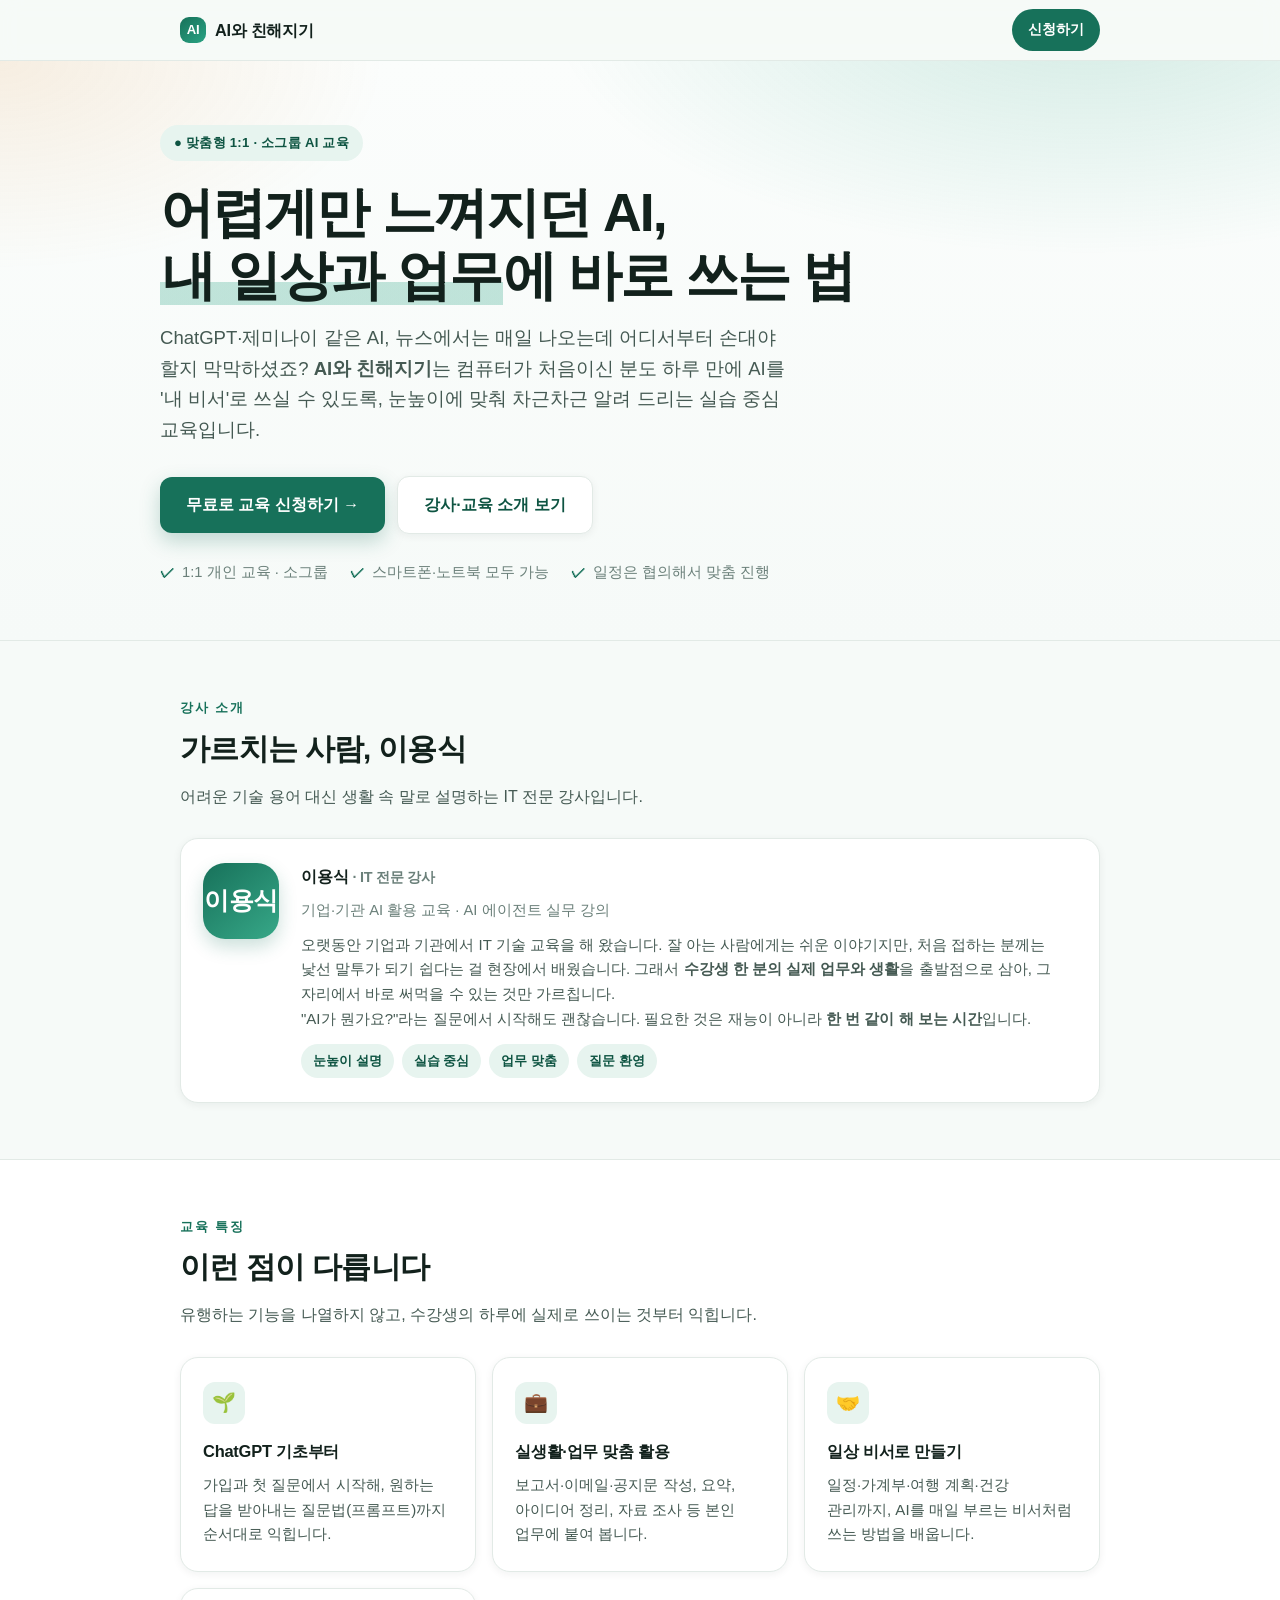
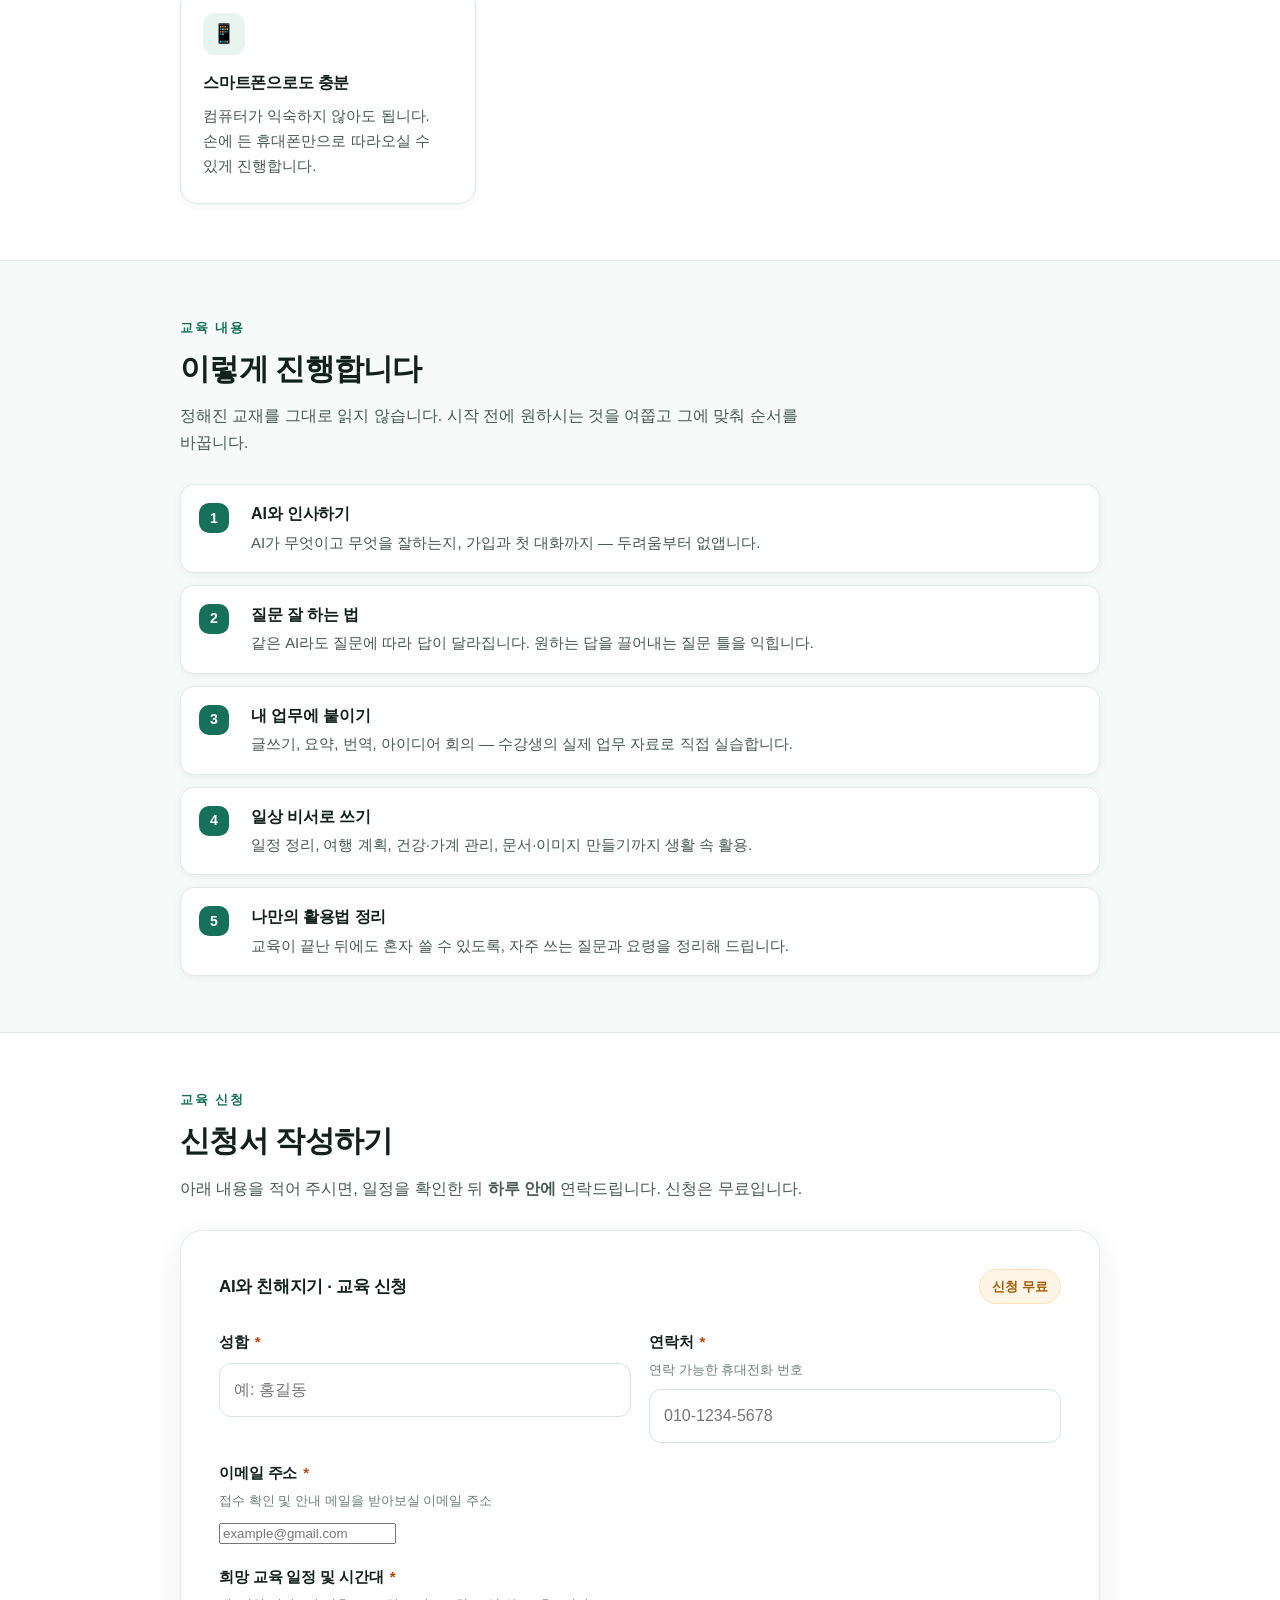
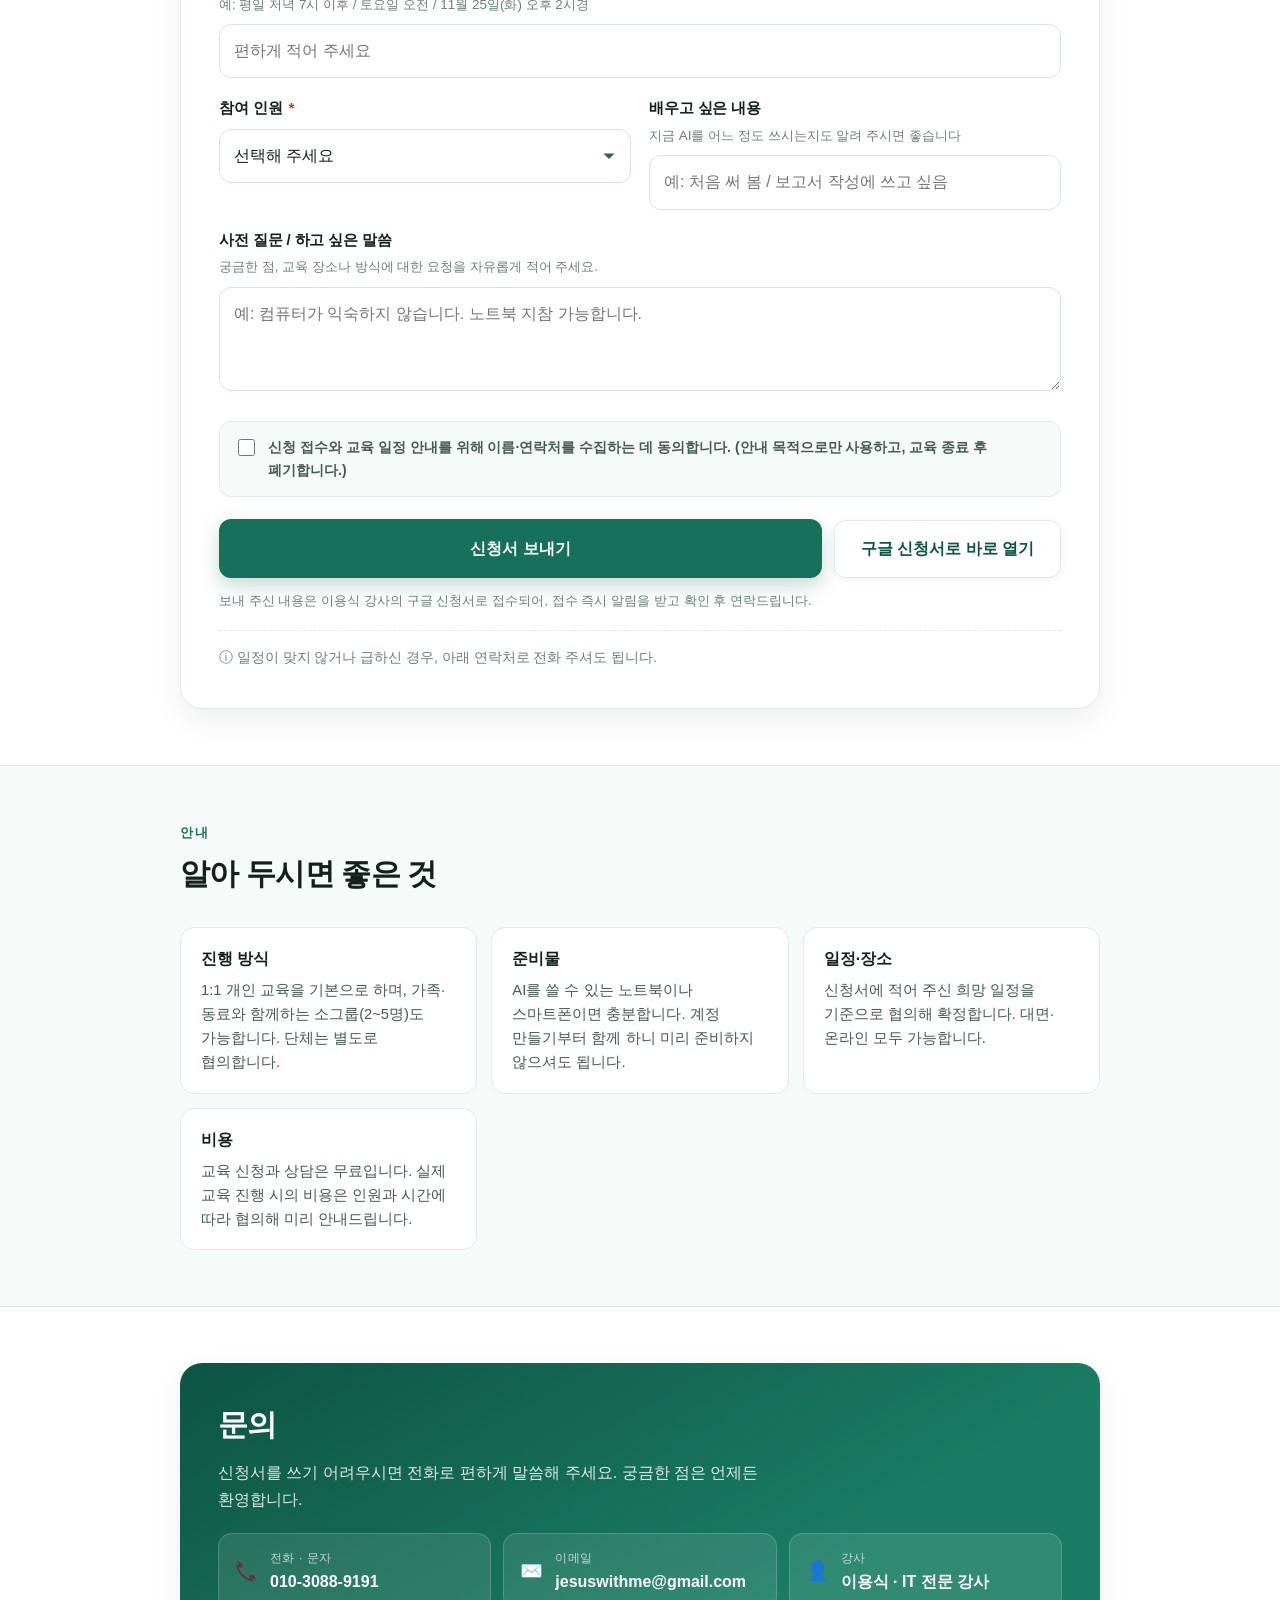
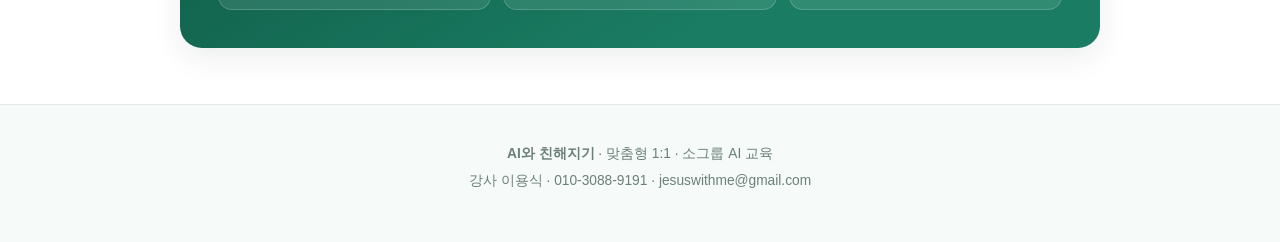
<file: index.html>
<!DOCTYPE html>
<html lang="ko">
<head>
<meta charset="utf-8">
<meta name="viewport" content="width=device-width, initial-scale=1">
<title>AI와 친해지기 · 맞춤형 1:1 AI 교육 신청</title>
<meta name="description" content="IT 전문 강사 이용식의 'AI와 친해지기' — ChatGPT 기초부터 실생활·업무 활용까지, 눈높이에 맞춘 1:1 및 소그룹 AI 교육 신청 페이지입니다.">

<!-- Open Graph / KakaoTalk & SNS Share -->
<meta property="og:type" content="website">
<meta property="og:url" content="https://jesuswithme.github.io/ai-with-me/">
<meta property="og:title" content="AI와 친해지기 · IT 전문 강사 이용식">
<meta property="og:description" content="ChatGPT 기초부터 실생활·업무 활용까지! 눈높이에 맞춘 1:1 및 소그룹 맞춤 AI 교육 신청">
<meta property="og:image" content="https://jesuswithme.github.io/ai-with-me/og-image.png">
<meta property="og:image:width" content="1200">
<meta property="og:image:height" content="630">
<meta property="og:site_name" content="AI와 친해지기">
<meta property="og:locale" content="ko_KR">

<!-- Twitter -->
<meta name="twitter:card" content="summary_large_image">
<meta name="twitter:title" content="AI와 친해지기 · IT 전문 강사 이용식">
<meta name="twitter:description" content="ChatGPT 기초부터 실생활·업무 활용까지! 눈높이에 맞춘 1:1 및 소그룹 맞춤 AI 교육 신청">
<meta name="twitter:image" content="https://jesuswithme.github.io/ai-with-me/og-image.png">
<style>
  :root{
    --ink:#12211c;
    --ink-soft:#455a53;
    --muted:#6b807a;
    --line:#e2eae6;
    --bg:#f6faf8;
    --card:#ffffff;
    --brand:#17715a;
    --brand-deep:#0e5442;
    --brand-soft:#e7f4ef;
    --accent:#d98324;
    --radius:18px;
    --shadow:0 10px 30px rgba(18,33,28,.08);
    --shadow-sm:0 2px 8px rgba(18,33,28,.06);
  }
  *{box-sizing:border-box}
  html{scroll-behavior:smooth}
  body{
    margin:0;
    background:var(--bg);
    color:var(--ink);
    font-family:-apple-system,BlinkMacSystemFont,"Apple SD Gothic Neo","Pretendard","Malgun Gothic","Noto Sans KR",sans-serif;
    line-height:1.65;
    -webkit-text-size-adjust:100%;
    word-break:keep-all;
  }
  .wrap{max-width:960px;margin:0 auto;padding:0 20px}
  a{color:var(--brand);text-decoration:none}
  a:hover{text-decoration:underline}

  /* ── 상단 바 ── */
  .topbar{
    position:sticky;top:0;z-index:20;
    background:rgba(246,250,248,.88);
    backdrop-filter:saturate(180%) blur(10px);
    border-bottom:1px solid var(--line);
  }
  .topbar-inner{display:flex;align-items:center;justify-content:space-between;gap:12px;height:60px}
  .logo{display:flex;align-items:center;gap:9px;font-weight:800;font-size:1.02rem;letter-spacing:-.02em}
  .logo .dot{
    width:26px;height:26px;border-radius:9px;display:grid;place-items:center;
    background:linear-gradient(140deg,var(--brand),#2aa383);color:#fff;font-size:.82rem;font-weight:800;
  }
  .topbar a.cta-small{
    background:var(--brand);color:#fff;font-weight:700;font-size:.9rem;
    padding:9px 16px;border-radius:999px;white-space:nowrap;
  }
  .topbar a.cta-small:hover{background:var(--brand-deep);text-decoration:none}

  /* ── 히어로 ── */
  header.hero{
    background:
      radial-gradient(900px 420px at 85% -10%, rgba(42,163,131,.20), transparent 60%),
      radial-gradient(700px 380px at 0% 0%, rgba(217,131,36,.12), transparent 55%),
      linear-gradient(180deg,#fbfdfc 0%, var(--bg) 100%);
    border-bottom:1px solid var(--line);
  }
  .hero-inner{padding:64px 0 56px}
  .eyebrow{
    display:inline-flex;align-items:center;gap:8px;
    background:var(--brand-soft);color:var(--brand-deep);
    font-weight:700;font-size:.82rem;letter-spacing:.02em;
    padding:7px 14px;border-radius:999px;margin-bottom:20px;
  }
  h1{
    margin:0 0 16px;font-size:clamp(2.1rem,5.4vw,3.35rem);line-height:1.18;
    letter-spacing:-.035em;font-weight:850;
  }
  h1 .hl{
    background:linear-gradient(transparent 62%, rgba(42,163,131,.28) 62%);
    padding:0 2px;
  }
  .lead{font-size:clamp(1rem,2.4vw,1.16rem);color:var(--ink-soft);max-width:640px;margin:0 0 30px}
  .hero-actions{display:flex;flex-wrap:wrap;gap:12px;align-items:center}
  .btn{
    display:inline-flex;align-items:center;justify-content:center;gap:8px;
    font:inherit;font-weight:750;cursor:pointer;border:0;border-radius:12px;
    padding:15px 26px;transition:transform .15s ease, background .15s ease, box-shadow .15s ease;
  }
  .btn-primary{background:var(--brand);color:#fff;box-shadow:0 8px 20px rgba(23,113,90,.25)}
  .btn-primary:hover{background:var(--brand-deep);transform:translateY(-1px);text-decoration:none}
  .btn-ghost{background:#fff;color:var(--brand-deep);border:1px solid var(--line);box-shadow:var(--shadow-sm)}
  .btn-ghost:hover{background:#fff;border-color:#cfe0d8;text-decoration:none}
  .hero-facts{display:flex;flex-wrap:wrap;gap:10px 22px;margin-top:26px;color:var(--muted);font-size:.92rem}
  .hero-facts span{display:inline-flex;align-items:center;gap:7px}
  .tick{color:var(--brand);font-weight:900}

  /* ── 섹션 ── */
  section{padding:56px 0}
  section.alt{background:#fff;border-top:1px solid var(--line);border-bottom:1px solid var(--line)}
  .section-head{margin-bottom:28px}
  .section-head .kicker{color:var(--brand);font-weight:800;font-size:.82rem;letter-spacing:.14em}
  h2{margin:6px 0 10px;font-size:clamp(1.42rem,3.2vw,1.85rem);letter-spacing:-.025em;font-weight:820}
  .section-head p{margin:0;color:var(--ink-soft);max-width:660px}

  /* ── 강사 소개 ── */
  .teacher{display:grid;grid-template-columns:auto 1fr;gap:22px;align-items:start}
  .avatar{
    width:76px;height:76px;border-radius:22px;display:grid;place-items:center;
    background:linear-gradient(140deg,#17715a,#37a888);color:#fff;
    font-size:1.55rem;font-weight:850;letter-spacing:-.02em;box-shadow:0 8px 18px rgba(23,113,90,.22);
  }
  .teacher h3{margin:0 0 4px;font-size:1.18rem;letter-spacing:-.02em}
  .teacher .role{color:var(--muted);font-size:.92rem;margin-bottom:10px}
  .teacher p{margin:0 0 10px;color:var(--ink-soft)}
  .chips{display:flex;flex-wrap:wrap;gap:8px;margin-top:12px}
  .chip{background:var(--brand-soft);color:var(--brand-deep);font-size:.83rem;font-weight:700;padding:6px 12px;border-radius:999px}

  /* ── 카드 그리드 ── */
  .grid{display:grid;gap:16px;grid-template-columns:repeat(auto-fit,minmax(240px,1fr))}
  .card{
    background:var(--card);border:1px solid var(--line);border-radius:var(--radius);
    padding:24px 22px;box-shadow:var(--shadow-sm);
  }
  .card .icon{
    width:42px;height:42px;border-radius:12px;display:grid;place-items:center;
    background:var(--brand-soft);font-size:1.2rem;margin-bottom:14px;
  }
  .card h3{margin:0 0 8px;font-size:1.03rem;letter-spacing:-.015em}
  .card p{margin:0;color:var(--ink-soft);font-size:.94rem}

  /* ── 커리큘럼 목록 ── */
  .steps{list-style:none;margin:0;padding:0;display:grid;gap:12px}
  .steps li{
    display:grid;grid-template-columns:38px 1fr;gap:14px;align-items:start;
    background:#fff;border:1px solid var(--line);border-radius:14px;padding:16px 18px;box-shadow:var(--shadow-sm);
  }
  .steps .num{
    width:30px;height:30px;border-radius:10px;background:var(--brand);color:#fff;
    display:grid;place-items:center;font-weight:800;font-size:.88rem;margin-top:2px;
  }
  .steps strong{display:block;margin-bottom:2px;letter-spacing:-.01em}
  .steps span.desc{color:var(--ink-soft);font-size:.93rem}

  /* ── 예약 폼 ── */
  #apply{padding-top:56px}
  .form-card{
    background:#fff;border:1px solid var(--line);border-radius:22px;
    box-shadow:var(--shadow);padding:clamp(22px,4vw,38px);
  }
  .form-card .head{display:flex;flex-wrap:wrap;gap:10px;align-items:center;justify-content:space-between;margin-bottom:8px}
  .badge-free{background:#fff4e6;color:#a35b00;font-weight:800;font-size:.8rem;padding:6px 12px;border-radius:999px;border:1px solid #ffe0b8}
  .field{margin-top:18px}
  .field label{display:block;font-weight:750;font-size:.94rem;margin-bottom:8px;letter-spacing:-.01em}
  .field label .req{color:#c2410c;margin-left:2px}
  .field .hint{display:block;font-weight:500;color:var(--muted);font-size:.84rem;margin-top:-4px;margin-bottom:8px}
  input[type=text],input[type=tel],textarea,select{
    width:100%;font:inherit;color:var(--ink);background:#fff;
    border:1.5px solid #d8e4de;border-radius:12px;padding:13px 14px;
    transition:border-color .15s ease, box-shadow .15s ease;appearance:none;
  }
  textarea{min-height:104px;resize:vertical}
  select{background-image:url("data:image/svg+xml;charset=utf8,%3Csvg xmlns='http://www.w3.org/2000/svg' width='14' height='9' viewBox='0 0 14 9'%3E%3Cpath fill='%23455a53' d='M1.4 1.4 7 7l5.6-5.6'/%3E%3C/svg%3E");background-repeat:no-repeat;background-position:right 14px center;padding-right:38px}
  input:focus,textarea:focus,select:focus{outline:none;border-color:var(--brand);box-shadow:0 0 0 4px rgba(23,113,90,.12)}
  input.invalid,textarea.invalid,select.invalid{border-color:#dc2626;box-shadow:0 0 0 4px rgba(220,38,38,.10)}
  .row{display:grid;gap:18px;grid-template-columns:1fr 1fr}
  .err{color:#b91c1c;font-size:.83rem;margin-top:6px;display:none}
  .err.show{display:block}
  .consent{display:flex;gap:10px;align-items:flex-start;margin-top:22px;background:var(--bg);border:1px solid var(--line);border-radius:12px;padding:14px}
  .consent input{margin-top:3px;width:17px;height:17px;accent-color:var(--brand);flex:0 0 auto}
  .consent label{font-size:.88rem;color:var(--ink-soft);font-weight:600;margin:0}
  .submit-row{margin-top:22px;display:flex;flex-wrap:wrap;gap:12px;align-items:center}
  .submit-row .btn-primary{flex:1 1 220px;padding:16px 24px;font-size:1.02rem}
  .submit-note{color:var(--muted);font-size:.84rem;margin:12px 0 0}
  .form-foot{margin-top:18px;padding-top:16px;border-top:1px dashed var(--line);color:var(--muted);font-size:.86rem}

  /* ── 완료 화면 ── */
  .done{display:none;text-align:center;padding:14px 4px 8px}
  .done.show{display:block}
  .done .mark{
    width:64px;height:64px;border-radius:50%;background:var(--brand-soft);color:var(--brand);
    display:grid;place-items:center;font-size:1.8rem;margin:0 auto 16px;
  }
  .done h3{margin:0 0 8px;font-size:1.28rem;letter-spacing:-.02em}
  .done p{color:var(--ink-soft);margin:0 auto 8px;max-width:460px}
  .done .summary{
    text-align:left;background:var(--bg);border:1px solid var(--line);border-radius:14px;
    padding:16px 18px;margin:18px auto 0;max-width:460px;font-size:.92rem;
  }
  .done .summary div{display:flex;justify-content:space-between;gap:14px;padding:5px 0;border-bottom:1px dashed var(--line)}
  .done .summary div:last-child{border-bottom:0}
  .done .summary dt{color:var(--muted);flex:0 0 auto;margin:0}
  .done .summary dd{margin:0;font-weight:650;text-align:right}

  /* ── 안내 ── */
  .note-grid{display:grid;gap:14px;grid-template-columns:repeat(auto-fit,minmax(250px,1fr))}
  .note{background:#fff;border:1px solid var(--line);border-radius:14px;padding:18px 20px}
  .note h4{margin:0 0 6px;font-size:.98rem}
  .note p{margin:0;color:var(--ink-soft);font-size:.92rem}

  /* ── 문의 ── */
  .contact{
    background:linear-gradient(150deg,var(--brand-deep),#1a7d63 70%);
    color:#fff;border-radius:22px;padding:clamp(24px,4vw,38px);box-shadow:var(--shadow);
  }
  .contact h2{color:#fff;margin-top:0}
  .contact p{color:rgba(255,255,255,.86);margin:0 0 20px;max-width:560px}
  .contact-lines{display:grid;gap:12px;grid-template-columns:repeat(auto-fit,minmax(220px,1fr))}
  .contact-line{display:flex;align-items:center;gap:12px;background:rgba(255,255,255,.10);border:1px solid rgba(255,255,255,.18);border-radius:14px;padding:14px 16px}
  .contact-line .ic{font-size:1.15rem}
  .contact-line small{display:block;color:rgba(255,255,255,.7);font-size:.78rem;letter-spacing:.04em}
  .contact-line a,.contact-line strong{color:#fff;font-weight:750;font-size:1rem;text-decoration:none}

  footer{padding:34px 0 46px;color:var(--muted);font-size:.86rem;text-align:center}
  footer p{margin:4px 0}

  @media (max-width:640px){
    .hero-inner{padding:44px 0 40px}
    section{padding:42px 0}
    .row{grid-template-columns:1fr}
    .teacher{grid-template-columns:1fr;gap:16px}
    .avatar{width:64px;height:64px;border-radius:18px;font-size:1.3rem}
    .btn{padding:14px 20px}
  }
  @media (prefers-reduced-motion:reduce){*{transition:none!important;animation:none!important}}
</style>
</head>
<body>

<div class="topbar">
  <div class="wrap topbar-inner">
    <div class="logo"><span class="dot">AI</span> AI와 친해지기</div>
    <a class="cta-small" href="#apply">신청하기</a>
  </div>
</div>

<header class="hero">
  <div class="wrap hero-inner">
    <span class="eyebrow">● 맞춤형 1:1 · 소그룹 AI 교육</span>
    <h1>어렵게만 느껴지던 AI,<br><span class="hl">내 일상과 업무</span>에 바로 쓰는 법</h1>
    <p class="lead">
      ChatGPT·제미나이 같은 AI, 뉴스에서는 매일 나오는데 어디서부터 손대야 할지 막막하셨죠?
      <strong>AI와 친해지기</strong>는 컴퓨터가 처음이신 분도 하루 만에 AI를 '내 비서'로 쓰실 수 있도록,
      눈높이에 맞춰 차근차근 알려 드리는 실습 중심 교육입니다.
    </p>
    <div class="hero-actions">
      <a class="btn btn-primary" href="#apply">무료로 교육 신청하기 →</a>
      <a class="btn btn-ghost" href="#teacher">강사·교육 소개 보기</a>
    </div>
    <div class="hero-facts">
      <span><b class="tick">✓</b> 1:1 개인 교육 · 소그룹</span>
      <span><b class="tick">✓</b> 스마트폰·노트북 모두 가능</span>
      <span><b class="tick">✓</b> 일정은 협의해서 맞춤 진행</span>
    </div>
  </div>
</header>

<section id="teacher">
  <div class="wrap">
    <div class="section-head">
      <div class="kicker">강사 소개</div>
      <h2>가르치는 사람, 이용식</h2>
      <p>어려운 기술 용어 대신 생활 속 말로 설명하는 IT 전문 강사입니다.</p>
    </div>
    <div class="card">
      <div class="teacher">
        <div class="avatar">이용식</div>
        <div>
          <h3>이용식 <span style="font-weight:600;color:var(--muted);font-size:.9rem">· IT 전문 강사</span></h3>
          <div class="role">기업·기관 AI 활용 교육 · AI 에이전트 실무 강의</div>
          <p>
            오랫동안 기업과 기관에서 IT 기술 교육을 해 왔습니다. 잘 아는 사람에게는 쉬운 이야기지만,
            처음 접하는 분께는 낯선 말투가 되기 쉽다는 걸 현장에서 배웠습니다.
            그래서 <strong>수강생 한 분의 실제 업무와 생활</strong>을 출발점으로 삼아, 그 자리에서 바로 써먹을 수 있는 것만 가르칩니다.
          </p>
          <p>
            "AI가 뭔가요?"라는 질문에서 시작해도 괜찮습니다. 필요한 것은 재능이 아니라
            <strong>한 번 같이 해 보는 시간</strong>입니다.
          </p>
          <div class="chips">
            <span class="chip">눈높이 설명</span>
            <span class="chip">실습 중심</span>
            <span class="chip">업무 맞춤</span>
            <span class="chip">질문 환영</span>
          </div>
        </div>
      </div>
    </div>
  </div>
</section>

<section class="alt" id="features">
  <div class="wrap">
    <div class="section-head">
      <div class="kicker">교육 특징</div>
      <h2>이런 점이 다릅니다</h2>
      <p>유행하는 기능을 나열하지 않고, 수강생의 하루에 실제로 쓰이는 것부터 익힙니다.</p>
    </div>
    <div class="grid">
      <div class="card">
        <div class="icon">🌱</div>
        <h3>ChatGPT 기초부터</h3>
        <p>가입과 첫 질문에서 시작해, 원하는 답을 받아내는 질문법(프롬프트)까지 순서대로 익힙니다.</p>
      </div>
      <div class="card">
        <div class="icon">💼</div>
        <h3>실생활·업무 맞춤 활용</h3>
        <p>보고서·이메일·공지문 작성, 요약, 아이디어 정리, 자료 조사 등 본인 업무에 붙여 봅니다.</p>
      </div>
      <div class="card">
        <div class="icon">🤝</div>
        <h3>일상 비서로 만들기</h3>
        <p>일정·가계부·여행 계획·건강 관리까지, AI를 매일 부르는 비서처럼 쓰는 방법을 배웁니다.</p>
      </div>
      <div class="card">
        <div class="icon">📱</div>
        <h3>스마트폰으로도 충분</h3>
        <p>컴퓨터가 익숙하지 않아도 됩니다. 손에 든 휴대폰만으로 따라오실 수 있게 진행합니다.</p>
      </div>
    </div>
  </div>
</section>

<section id="curriculum">
  <div class="wrap">
    <div class="section-head">
      <div class="kicker">교육 내용</div>
      <h2>이렇게 진행합니다</h2>
      <p>정해진 교재를 그대로 읽지 않습니다. 시작 전에 원하시는 것을 여쭙고 그에 맞춰 순서를 바꿉니다.</p>
    </div>
    <ol class="steps">
      <li><span class="num">1</span><div><strong>AI와 인사하기</strong><span class="desc">AI가 무엇이고 무엇을 잘하는지, 가입과 첫 대화까지 — 두려움부터 없앱니다.</span></div></li>
      <li><span class="num">2</span><div><strong>질문 잘 하는 법</strong><span class="desc">같은 AI라도 질문에 따라 답이 달라집니다. 원하는 답을 끌어내는 질문 틀을 익힙니다.</span></div></li>
      <li><span class="num">3</span><div><strong>내 업무에 붙이기</strong><span class="desc">글쓰기, 요약, 번역, 아이디어 회의 — 수강생의 실제 업무 자료로 직접 실습합니다.</span></div></li>
      <li><span class="num">4</span><div><strong>일상 비서로 쓰기</strong><span class="desc">일정 정리, 여행 계획, 건강·가계 관리, 문서·이미지 만들기까지 생활 속 활용.</span></div></li>
      <li><span class="num">5</span><div><strong>나만의 활용법 정리</strong><span class="desc">교육이 끝난 뒤에도 혼자 쓸 수 있도록, 자주 쓰는 질문과 요령을 정리해 드립니다.</span></div></li>
    </ol>
  </div>
</section>

<section class="alt" id="apply">
  <div class="wrap">
    <div class="section-head">
      <div class="kicker">교육 신청</div>
      <h2>신청서 작성하기</h2>
      <p>아래 내용을 적어 주시면, 일정을 확인한 뒤 <strong>하루 안에</strong> 연락드립니다. 신청은 무료입니다.</p>
    </div>

    <div class="form-card">
      <div id="formArea">
        <div class="head">
          <strong style="font-size:1.06rem;letter-spacing:-.02em">AI와 친해지기 · 교육 신청</strong>
          <span class="badge-free">신청 무료</span>
        </div>

        <form id="applyForm" novalidate>
          <div class="row">
            <div class="field">
              <label for="name">성함 <span class="req">*</span></label>
              <input type="text" id="name" name="name" autocomplete="name" placeholder="예: 홍길동">
              <div class="err" id="err-name">성함을 적어 주세요.</div>
            </div>
            <div class="field">
              <label for="phone">연락처 <span class="req">*</span></label>
              <span class="hint">연락 가능한 휴대전화 번호</span>
              <input type="tel" id="phone" name="phone" inputmode="tel" autocomplete="tel" placeholder="010-1234-5678">
              <div class="err" id="err-phone">연락처를 정확히 적어 주세요. (숫자 9~11자리)</div>
            </div>
          </div>

          <div class="field">
            <label for="email">이메일 주소 <span class="req">*</span></label>
            <span class="hint">접수 확인 및 안내 메일을 받아보실 이메일 주소</span>
            <input type="email" id="email" name="email" autocomplete="email" placeholder="example@gmail.com">
            <div class="err" id="err-email">올바른 이메일 주소를 입력해 주세요. (예: example@gmail.com)</div>
          </div>

          <div class="field">
            <label for="when">희망 교육 일정 및 시간대 <span class="req">*</span></label>
            <span class="hint">예: 평일 저녁 7시 이후 / 토요일 오전 / 11월 25일(화) 오후 2시경</span>
            <input type="text" id="when" name="when" placeholder="편하게 적어 주세요">
            <div class="err" id="err-when">희망하시는 일정이나 시간대를 적어 주세요.</div>
          </div>

          <div class="row">
            <div class="field">
              <label for="people">참여 인원 <span class="req">*</span></label>
              <select id="people" name="people">
                <option value="">선택해 주세요</option>
                <option value="1명 (1:1 개인 교육)">1명 (1:1 개인 교육)</option>
                <option value="2명">2명</option>
                <option value="3~5명 (소그룹)">3~5명 (소그룹)</option>
                <option value="6명 이상 (단체)">6명 이상 (단체)</option>
              </select>
              <div class="err" id="err-people">참여 인원을 선택해 주세요.</div>
            </div>
            <div class="field">
              <label for="need">배우고 싶은 내용</label>
              <span class="hint">지금 AI를 어느 정도 쓰시는지도 알려 주시면 좋습니다</span>
              <input type="text" id="need" name="need" placeholder="예: 처음 써 봄 / 보고서 작성에 쓰고 싶음">
            </div>
          </div>

          <div class="field">
            <label for="memo">사전 질문 / 하고 싶은 말씀</label>
            <span class="hint">궁금한 점, 교육 장소나 방식에 대한 요청을 자유롭게 적어 주세요.</span>
            <textarea id="memo" name="memo" placeholder="예: 컴퓨터가 익숙하지 않습니다. 노트북 지참 가능합니다."></textarea>
          </div>

          <div class="consent">
            <input type="checkbox" id="agree" name="agree">
            <label for="agree">신청 접수와 교육 일정 안내를 위해 이름·연락처를 수집하는 데 동의합니다. (안내 목적으로만 사용하고, 교육 종료 후 폐기합니다.)</label>
          </div>
          <div class="err" id="err-agree" style="margin-top:8px">동의에 체크해 주세요.</div>

          <div class="submit-row">
            <button type="submit" class="btn btn-primary" id="submitBtn">신청서 보내기</button>
            <a class="btn btn-ghost" id="directLink" href="https://docs.google.com/forms/d/e/1FAIpQLSfgG8fWdQroafAfmBOM3LzlnbUgMlh7hNn8-l7efDWmUUivdw/viewform" target="_blank" rel="noopener">구글 신청서로 바로 열기</a>
          </div>
          <p class="submit-note">보내 주신 내용은 이용식 강사의 구글 신청서로 접수되어, 접수 즉시 알림을 받고 확인 후 연락드립니다.</p>
        </form>

        <div class="form-foot">
          ⓘ 일정이 맞지 않거나 급하신 경우, 아래 연락처로 전화 주셔도 됩니다.
        </div>
      </div>

      <div class="done" id="doneArea" role="status" aria-live="polite">
        <div class="mark">✓</div>
        <h3>신청이 접수되었습니다</h3>
        <p>적어 주신 내용으로 접수했습니다. 일정을 확인한 뒤 <strong>하루 안에</strong> 연락드리겠습니다. 감사합니다.</p>
        <dl class="summary" id="summary"></dl>
        <p style="margin-top:18px;font-size:.88rem;color:var(--muted)">
          접수가 되지 않았다는 안내를 받으셨거나 화면이 멈췄다면,
          <a href="https://docs.google.com/forms/d/e/1FAIpQLSfgG8fWdQroafAfmBOM3LzlnbUgMlh7hNn8-l7efDWmUUivdw/viewform" target="_blank" rel="noopener">구글 신청서</a>로 다시 한 번 보내 주세요.
        </p>
        <button type="button" class="btn btn-ghost" id="againBtn" style="margin-top:14px">다른 분 신청서 작성하기</button>
      </div>
    </div>
  </div>
</section>

<section id="guide">
  <div class="wrap">
    <div class="section-head">
      <div class="kicker">안내</div>
      <h2>알아 두시면 좋은 것</h2>
    </div>
    <div class="note-grid">
      <div class="note">
        <h4>진행 방식</h4>
        <p>1:1 개인 교육을 기본으로 하며, 가족·동료와 함께하는 소그룹(2~5명)도 가능합니다. 단체는 별도로 협의합니다.</p>
      </div>
      <div class="note">
        <h4>준비물</h4>
        <p>AI를 쓸 수 있는 노트북이나 스마트폰이면 충분합니다. 계정 만들기부터 함께 하니 미리 준비하지 않으셔도 됩니다.</p>
      </div>
      <div class="note">
        <h4>일정·장소</h4>
        <p>신청서에 적어 주신 희망 일정을 기준으로 협의해 확정합니다. 대면·온라인 모두 가능합니다.</p>
      </div>
      <div class="note">
        <h4>비용</h4>
        <p>교육 신청과 상담은 무료입니다. 실제 교육 진행 시의 비용은 인원과 시간에 따라 협의해 미리 안내드립니다.</p>
      </div>
    </div>
  </div>
</section>

<section class="alt" id="contact">
  <div class="wrap">
    <div class="contact">
      <h2>문의</h2>
      <p>신청서를 쓰기 어려우시면 전화로 편하게 말씀해 주세요. 궁금한 점은 언제든 환영합니다.</p>
      <div class="contact-lines">
        <div class="contact-line">
          <span class="ic">📞</span>
          <div><small>전화 · 문자</small><a href="tel:01030889191">010-3088-9191</a></div>
        </div>
        <div class="contact-line">
          <span class="ic">✉️</span>
          <div><small>이메일</small><a href="mailto:jesuswithme@gmail.com">jesuswithme@gmail.com</a></div>
        </div>
        <div class="contact-line">
          <span class="ic">👤</span>
          <div><small>강사</small><strong>이용식 · IT 전문 강사</strong></div>
        </div>
      </div>
    </div>
  </div>
</section>

<footer>
  <div class="wrap">
    <p><strong>AI와 친해지기</strong> · 맞춤형 1:1 · 소그룹 AI 교육</p>
    <p>강사 이용식 · 010-3088-9191 · jesuswithme@gmail.com</p>
  </div>
</footer>

<!-- 구글 폼 제출용 숨은 프레임 (페이지를 떠나지 않고 접수) -->
<iframe name="gform_target" id="gform_target" style="display:none" title="신청 접수 처리"></iframe>

<script>
(function () {
  var FORM_ACTION = "https://docs.google.com/forms/d/e/1FAIpQLSfgG8fWdQroafAfmBOM3LzlnbUgMlh7hNn8-l7efDWmUUivdw/formResponse";
  // 구글 신청서 문항 ID (문항 순서: 성함 / 연락처 / 희망일정 / 인원 / 배우고 싶은 내용 + 메모)
  var ENTRY = {
    name:  "entry.1113578858",   // 성함
    phone: "entry.182339144",    // 연락처
    email: "entry.1347331574",   // 이메일 주소
    when:  "entry.1106496393",   // 희망 교육 일정 및 시간대
    people:"entry.1794188126",   // 참여 인원 (드롭다운)
    need:  "entry.1480312824"    // 현재 AI 활용 수준 및 배우고 싶은 내용
  };

  var form = document.getElementById("applyForm");
  var doneArea = document.getElementById("doneArea");
  var formArea = document.getElementById("formArea");
  var summary = document.getElementById("summary");
  var iframe = document.getElementById("gform_target");

  function clean(v) { return (v || "").trim(); }
  function setErr(id, on) {
    var el = document.getElementById(id);
    var field = document.getElementById(id.replace("err-", ""));
    if (el) el.classList.toggle("show", !!on);
    if (field) field.classList.toggle("invalid", !!on);
  }

  function validate() {
    var ok = true;
    var name = clean(document.getElementById("name").value);
    var phone = clean(document.getElementById("phone").value);
    var when = clean(document.getElementById("when").value);
    var people = document.getElementById("people").value;
    var agree = document.getElementById("agree").checked;

    setErr("err-name", !name); if (!name) ok = false;
    var digits = phone.replace(/[^0-9]/g, "");
    var phoneOk = digits.length >= 9 && digits.length <= 11;
    setErr("err-phone", !phoneOk); if (!phoneOk) ok = false;
    var email = clean(document.getElementById("email").value);
    var emailOk = /^[^\s@]+@[^\s@]+\.[^\s@]+$/.test(email);
    setErr("err-email", !emailOk); if (!emailOk) ok = false;
    setErr("err-when", !when); if (!when) ok = false;
    setErr("err-people", !people); if (!people) ok = false;
    setErr("err-agree", !agree); if (!agree) ok = false;
    return ok;
  }

  function buildPrefillUrl() {
    var p = new URLSearchParams();
    p.set("usp", "pp_url");
    p.set(ENTRY.name, clean(document.getElementById("name").value));
    p.set(ENTRY.phone, clean(document.getElementById("phone").value));
    p.set(ENTRY.email, clean(document.getElementById("email").value));
    p.set(ENTRY.when, clean(document.getElementById("when").value));
    p.set(ENTRY.people, document.getElementById("people").value);
    p.set(ENTRY.need, clean(document.getElementById("need").value));
    return FORM_ACTION.replace("/formResponse", "/viewform") + "?" + p.toString();
  }

  function showDone() {
    var rows = [
      ["성함", clean(document.getElementById("name").value)],
      ["연락처", clean(document.getElementById("phone").value)],
      ["이메일", clean(document.getElementById("email").value)],
      ["희망 일정", clean(document.getElementById("when").value)],
      ["참여 인원", document.getElementById("people").value]
    ];
    var need = clean(document.getElementById("need").value);
    var memo = clean(document.getElementById("memo").value);
    if (need) rows.push(["배우고 싶은 내용", need]);
    if (memo) rows.push(["남기신 말씀", memo]);

    summary.innerHTML = rows.map(function (r) {
      return "<div><dt>" + r[0] + "</dt><dd></dd></div>";
    }).join("");
    var dds = summary.querySelectorAll("dd");
    rows.forEach(function (r, i) {
      dds[i].textContent = r[1].replace(/[<>]/g, "");   // 값은 텍스트로만 삽입
    });

    formArea.style.display = "none";
    doneArea.classList.add("show");
    window.scrollTo({ top: doneArea.getBoundingClientRect().top + window.pageYOffset - 90, behavior: "smooth" });
  }

  form.addEventListener("submit", function (e) {
    e.preventDefault();
    if (!validate()) {
      var firstBad = form.querySelector(".invalid");
      if (firstBad && firstBad.focus) firstBad.focus();
      return;
    }

    var btn = document.getElementById("submitBtn");
    btn.disabled = true;
    btn.textContent = "보내는 중…";

    // 1) 숨은 프레임으로 구글 신청서에 실제 접수
    var f = document.createElement("form");
    f.method = "POST";
    f.action = FORM_ACTION;
    f.target = "gform_target";
    f.style.display = "none";

    function add(name, value) {
      var i = document.createElement("input");
      i.type = "hidden"; i.name = name; i.value = value;
      f.appendChild(i);
    }
    var memo = clean(document.getElementById("memo").value);
    var need = clean(document.getElementById("need").value);
    if (memo) { need = need ? need + " / " + memo : memo; }

    add(ENTRY.name, clean(document.getElementById("name").value));
    add(ENTRY.phone, clean(document.getElementById("phone").value));
    add(ENTRY.email, clean(document.getElementById("email").value));
    add(ENTRY.when, clean(document.getElementById("when").value));
    add(ENTRY.people, document.getElementById("people").value);
    if (need) add(ENTRY.need, need);

    document.body.appendChild(f);
    f.submit();

    // 2) 접수 화면 표시 (프레임 응답은 다른 도메인이라 읽을 수 없으므로 잠시 뒤 전환)
    setTimeout(function () {
      try { document.body.removeChild(f); } catch (err) {}
      btn.disabled = false;
      btn.textContent = "신청서 보내기";
      showDone();
    }, 700);
  });

  // "구글 신청서로 바로 열기": 이미 적은 내용이 있으면 그 값이 채워진 채로 열린다.
  var direct = document.getElementById("directLink");
  direct.addEventListener("click", function () {
    var filled = ["name", "phone", "when", "need"].some(function (id) {
      return clean(document.getElementById(id).value) !== "";
    });
    if (filled) direct.href = buildPrefillUrl();
  });

  document.getElementById("againBtn").addEventListener("click", function () {
    form.reset();
    doneArea.classList.remove("show");
    formArea.style.display = "";
    window.scrollTo({ top: document.getElementById("apply").getBoundingClientRect().top + window.pageYOffset - 70, behavior: "smooth" });
  });

  // 입력 중 오류 표시 정리
  ["name", "phone", "when", "people"].forEach(function (id) {
    var el = document.getElementById(id);
    el.addEventListener("input", function () { setErr("err-" + id, false); });
    el.addEventListener("change", function () { setErr("err-" + id, false); });
  });
  document.getElementById("agree").addEventListener("change", function () { setErr("err-agree", false); });
})();
</script>
</body>
</html>
</file>
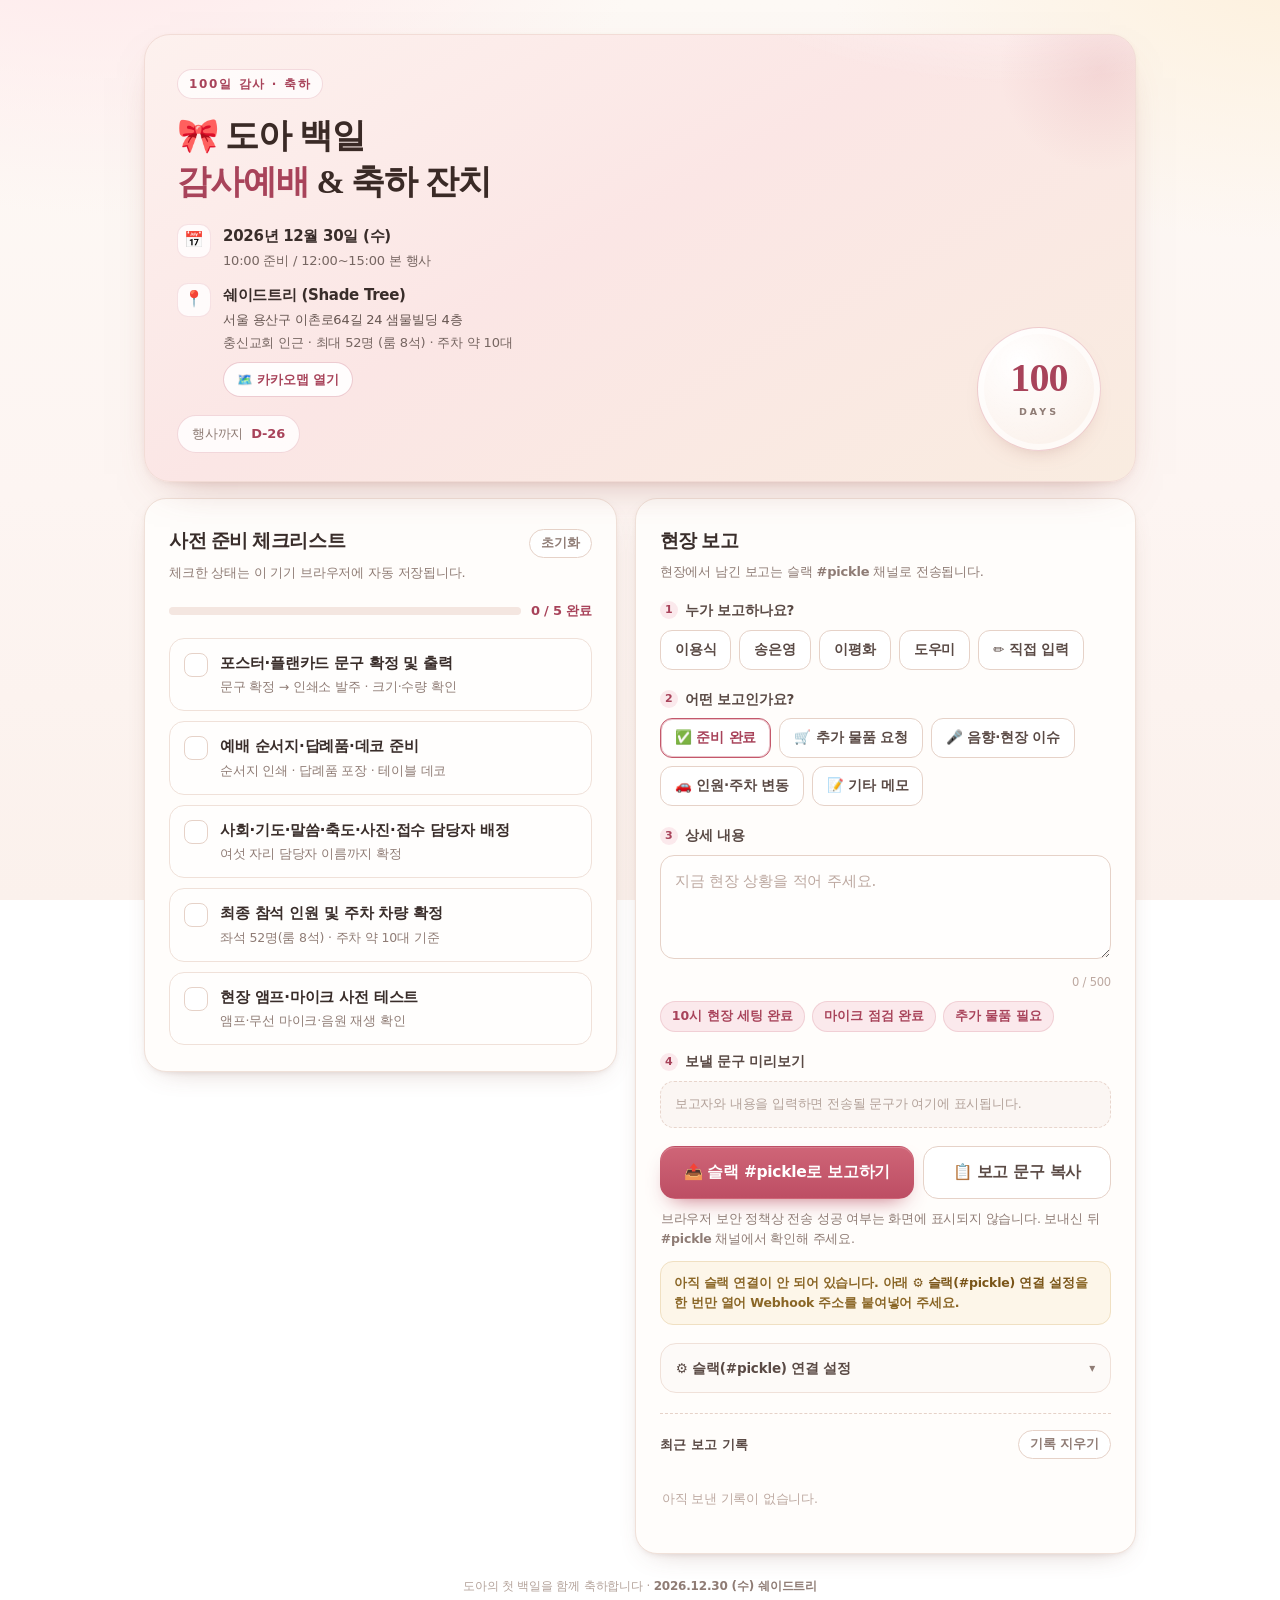
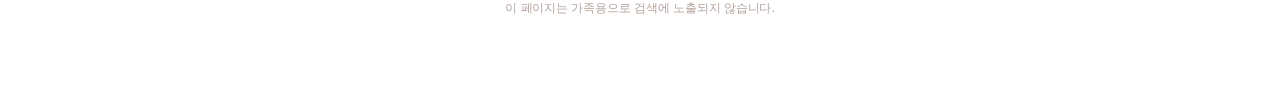
<file: doa-100/index.html>
<!DOCTYPE html>
<html lang="ko">
<head>
<meta charset="utf-8">
<meta name="viewport" content="width=device-width, initial-scale=1, viewport-fit=cover">
<title>🎀 도아 백일 감사예배 &amp; 축하 잔치 · 준비 체크리스트</title>
<meta name="description" content="2026년 12월 30일(수) 쉐이드트리, 도아 백일 감사예배 &amp; 축하 잔치 준비 체크리스트와 현장 보고">
<meta name="theme-color" content="#fdf7f2">
<meta name="robots" content="noindex, nofollow">
<link rel="canonical" href="https://jesuswithme.github.io/ai-with-me/doa-100/">

<meta property="og:type" content="website">
<meta property="og:locale" content="ko_KR">
<meta property="og:site_name" content="도아 백일잔치 준비">
<meta property="og:title" content="🎀 도아 백일 감사예배 &amp; 축하 잔치">
<meta property="og:description" content="2026년 12월 30일(수) · 10:00 준비 / 12:00~15:00 본 행사 · 쉐이드트리 Shade Tree">
<meta property="og:url" content="https://jesuswithme.github.io/ai-with-me/doa-100/">
<meta name="twitter:card" content="summary">

<style>
  :root{
    --bg:#fdf8f4;
    --ink:#392d2a;
    --ink-soft:#5a4a45;
    --muted:#8f7c75;
    --line:#f0e1d9;
    --line-strong:#e6d2c8;
    --card:#fffdfb;
    --rose:#c4586b;
    --rose-deep:#a8435a;
    --rose-soft:#fbe9ec;
    --peach:#f3c3ad;
    --gold:#c39a63;
    --ok:#3c7a5b;
    --warn:#b4712f;
    --shadow:0 10px 30px -18px rgba(120,70,60,.45), 0 2px 6px -3px rgba(120,70,60,.18);
    --serif:'Noto Serif KR','AppleMyungjo','Nanum Myeongjo','Batang','바탕',serif;
    --sans:'Pretendard','Apple SD Gothic Neo','Malgun Gothic','맑은 고딕','Noto Sans KR',system-ui,-apple-system,sans-serif;
  }
  *,*::before,*::after{box-sizing:border-box}
  html{-webkit-text-size-adjust:100%}
  body{
    margin:0;
    color:var(--ink);
    font-family:var(--sans);
    font-size:16px;
    line-height:1.68;
    letter-spacing:-.012em;
    background:
      radial-gradient(900px 520px at 8% -12%, #ffe7ea 0%, rgba(255,231,234,0) 62%),
      radial-gradient(820px 480px at 102% -4%, #fdf0dc 0%, rgba(253,240,220,0) 58%),
      linear-gradient(180deg,#fdf9f5 0%,#fdf5f2 55%,#fbf1ec 100%);
    background-attachment:fixed;
    min-height:100vh;
    -webkit-font-smoothing:antialiased;
  }
  .wrap{max-width:1040px;margin:0 auto;padding:20px 16px 72px}

  /* ── 공통 카드 ── */
  .card{
    background:var(--card);
    border:1px solid var(--line);
    border-radius:22px;
    box-shadow:var(--shadow);
    padding:22px 20px;
  }
  .card + .card{margin-top:16px}
  .card-head{display:flex;align-items:baseline;justify-content:space-between;gap:12px;margin-bottom:4px}
  .card-title{
    font-family:var(--serif);
    font-size:19px;
    font-weight:700;
    letter-spacing:-.02em;
    margin:0;
  }
  .card-sub{margin:2px 0 16px;font-size:13px;color:var(--muted)}

  /* ── 상단 행사 카드 ── */
  .hero{
    position:relative;
    overflow:hidden;
    background:
      radial-gradient(520px 260px at 88% -30%, rgba(255,255,255,.85), transparent 70%),
      linear-gradient(150deg,#fdf1ee 0%,#fbe6e5 46%,#f9ece0 100%);
    border:1px solid #f2dcd6;
    border-radius:26px;
    box-shadow:0 18px 44px -26px rgba(150,80,70,.55), 0 2px 8px -4px rgba(150,80,70,.2);
    padding:26px 22px 22px;
    margin-bottom:16px;
  }
  .hero::after{
    content:"";
    position:absolute;right:-70px;top:-70px;width:210px;height:210px;border-radius:50%;
    background:radial-gradient(circle,rgba(196,88,107,.12),transparent 68%);
    pointer-events:none;
  }
  .eyebrow{
    display:inline-flex;align-items:center;gap:6px;
    font-size:12px;letter-spacing:.14em;text-transform:uppercase;
    color:var(--rose-deep);font-weight:700;
    background:rgba(255,255,255,.72);
    border:1px solid rgba(196,88,107,.2);
    padding:4px 11px;border-radius:999px;
  }
  .hero h1{
    font-family:var(--serif);
    font-size:clamp(23px,5.6vw,32px);
    line-height:1.36;
    letter-spacing:-.03em;
    margin:14px 0 18px;
    color:#3a2a26;
    word-break:keep-all;
  }
  .hero h1 .accent{color:var(--rose-deep)}
  .hero-meta{display:grid;gap:11px}
  .mrow{display:flex;gap:12px;align-items:flex-start}
  .mrow .ico{
    flex:0 0 auto;width:34px;height:34px;border-radius:11px;
    display:grid;place-items:center;font-size:16px;
    background:rgba(255,255,255,.8);
    border:1px solid rgba(196,88,107,.16);
  }
  .mrow b{display:block;font-size:15px;font-weight:700;letter-spacing:-.02em}
  .mrow small{display:block;font-size:13px;color:var(--ink-soft);opacity:.82;margin-top:1px}
  .mrow small.addr{color:var(--ink-soft);opacity:.92}
  .map-link{
    display:inline-flex;align-items:center;gap:5px;
    margin-top:9px;padding:6px 13px;border-radius:999px;
    background:rgba(255,255,255,.9);
    border:1px solid rgba(196,88,107,.3);
    color:var(--rose-deep);font-size:12.5px;font-weight:700;
    letter-spacing:-.01em;text-decoration:none;
    transition:background .16s ease,border-color .16s ease,box-shadow .16s ease,transform .12s ease;
  }
  .map-link:hover{background:#fff;border-color:var(--rose);box-shadow:0 6px 16px -12px rgba(150,80,70,.75)}
  .map-link:active{transform:translateY(1px)}
  .map-link:focus-visible{outline:2px solid rgba(196,88,107,.55);outline-offset:2px}
  .dday{
    display:inline-flex;align-items:center;gap:8px;
    margin-top:18px;padding:7px 14px;border-radius:999px;
    background:rgba(255,255,255,.82);
    border:1px solid rgba(196,88,107,.22);
    font-size:13px;font-weight:700;color:var(--rose-deep);
  }
  .dday span.dim{font-weight:500;color:var(--muted)}

  /* 100일 인장 – 넓은 화면 장식 */
  .seal{
    position:absolute;right:34px;bottom:30px;width:124px;height:124px;border-radius:50%;
    display:none;place-content:center;text-align:center;
    background:radial-gradient(circle at 34% 28%, #fff 0%, rgba(255,255,255,.42) 70%);
    border:1px solid rgba(196,88,107,.26);
    box-shadow:inset 0 0 0 6px rgba(255,255,255,.55), 0 10px 24px -18px rgba(150,80,70,.6);
  }
  .seal b{display:block;font-family:var(--serif);font-size:40px;line-height:1;color:var(--rose-deep);letter-spacing:-.02em}
  .seal small{display:block;margin-top:6px;font-size:9.5px;letter-spacing:.32em;color:var(--muted);font-weight:700}
  @media (min-width:900px){ .seal{display:grid} }

  /* ── 레이아웃 ── */
  .grid{display:grid;gap:16px}

  /* ── 체크리스트 ── */
  .progress-line{display:flex;align-items:center;gap:10px;margin:0 0 16px}
  .bar{flex:1;height:8px;border-radius:99px;background:#f4e6e0;overflow:hidden}
  .bar > i{display:block;height:100%;width:0%;border-radius:99px;
    background:linear-gradient(90deg,#e7a3a4,#c4586b);transition:width .35s ease}
  .progress-num{font-size:13px;font-weight:700;color:var(--rose-deep);white-space:nowrap;font-variant-numeric:tabular-nums}

  .checklist{list-style:none;margin:0;padding:0;display:grid;gap:10px}
  .check{
    position:relative;
    display:flex;gap:12px;align-items:flex-start;
    padding:13px 14px;border-radius:15px;
    border:1px solid var(--line);background:#fffefd;
    transition:background .2s ease,border-color .2s ease,transform .12s ease;
    cursor:pointer;
  }
  .check:active{transform:scale(.995)}
  /* 입력은 줄 전체를 덮는 투명 레이어: 어디를 눌러도 체크되고 키보드로도 잡힌다 */
  .check input{
    position:absolute;inset:0;width:100%;height:100%;
    margin:0;opacity:0;cursor:pointer;z-index:1;-webkit-appearance:none;appearance:none;
  }
  .box{
    flex:0 0 auto;width:24px;height:24px;border-radius:8px;
    border:1.6px solid var(--line-strong);background:#fff;
    display:grid;place-items:center;margin-top:1px;
    transition:all .18s ease;
  }
  .box svg{width:14px;height:14px;stroke:#fff;stroke-width:3;fill:none;stroke-linecap:round;stroke-linejoin:round;
    opacity:0;transform:scale(.6);transition:all .18s ease}
  .check-text{flex:1;min-width:0}
  .check-text b{display:block;font-size:15px;font-weight:600;line-height:1.5;word-break:keep-all}
  .check-text small{display:block;font-size:12.5px;color:var(--muted);margin-top:2px;word-break:keep-all}
  .check input:checked + .box{background:var(--rose);border-color:var(--rose)}
  .check input:checked + .box svg{opacity:1;transform:scale(1)}
  .check input:checked ~ .check-text b{color:var(--muted);text-decoration:line-through;text-decoration-thickness:1.4px;text-decoration-color:rgba(196,88,107,.5)}
  .check input:focus-visible + .box{outline:2px solid rgba(196,88,107,.5);outline-offset:3px}
  .check:hover{background:#fffbfa;border-color:#ecd8d0}
  .check.done{background:#fdf7f6;border-color:#f3dcd8}

  .all-done{
    margin-top:14px;padding:12px 14px;border-radius:14px;
    background:#f2f7f3;border:1px solid #d5e7da;color:#2f6b4c;
    font-size:13.5px;font-weight:600;display:none;
  }
  .all-done.show{display:block}

  .tiny-btn{
    appearance:none;border:1px solid var(--line-strong);background:#fff;color:var(--muted);
    font-family:inherit;font-size:12.5px;font-weight:600;
    padding:5px 11px;border-radius:999px;cursor:pointer;
    transition:all .16s ease;
  }
  .tiny-btn:hover{color:var(--rose-deep);border-color:#e5c3c8;background:#fffaf9}
  .tiny-btn:active{transform:translateY(1px)}

  /* ── 보고 폼 ── */
  .field{margin-bottom:18px}
  .field:last-child{margin-bottom:0}
  .label{
    display:flex;align-items:center;gap:7px;
    font-size:13.5px;font-weight:700;color:var(--ink-soft);
    margin-bottom:8px;letter-spacing:-.01em;
  }
  .label .num{
    display:inline-grid;place-items:center;width:18px;height:18px;border-radius:50%;
    background:var(--rose-soft);color:var(--rose-deep);font-size:11px;font-weight:800;
  }
  .chips{display:flex;flex-wrap:wrap;gap:8px}
  .chip{
    appearance:none;cursor:pointer;font-family:inherit;
    font-size:13.5px;font-weight:600;letter-spacing:-.01em;
    padding:9px 14px;border-radius:12px;
    border:1px solid var(--line-strong);background:#fff;color:var(--ink-soft);
    transition:all .16s ease;min-height:40px;
  }
  .chip:hover{border-color:#dcbfc4;background:#fffbfa}
  .chip:active{transform:translateY(1px)}
  .chip[aria-pressed="true"]{
    background:var(--rose);border-color:var(--rose);color:#fff;
    box-shadow:0 6px 14px -8px rgba(196,88,107,.8);
  }
  .chip.type[aria-pressed="true"]{background:#fff;color:var(--rose-deep);border-color:var(--rose);}
  .chip.type[aria-pressed="true"]{box-shadow:inset 0 0 0 1px rgba(196,88,107,.35);}

  .quick{display:flex;flex-wrap:wrap;gap:7px;margin-top:9px}
  .quick button{
    appearance:none;cursor:pointer;font-family:inherit;
    font-size:12.5px;font-weight:600;color:var(--rose-deep);
    background:var(--rose-soft);border:1px solid rgba(196,88,107,.18);
    padding:6px 11px;border-radius:999px;transition:all .16s ease;
  }
  .quick button:hover{background:#f9dee2;border-color:rgba(196,88,107,.3)}
  .quick button:active{transform:translateY(1px)}

  textarea,input[type="text"],input[type="password"]{
    width:100%;font-family:inherit;font-size:15px;color:var(--ink);
    background:#fffefd;border:1px solid var(--line-strong);border-radius:14px;
    padding:13px 14px;line-height:1.6;letter-spacing:-.01em;
    -webkit-appearance:none;appearance:none;
    transition:border-color .16s ease,box-shadow .16s ease;
  }
  textarea{min-height:104px;resize:vertical}
  textarea::placeholder,input::placeholder{color:#bda9a1}
  textarea:focus,input:focus{outline:none;border-color:#dca6ae;box-shadow:0 0 0 3.5px rgba(196,88,107,.11);}
  .counter{text-align:right;font-size:11.5px;color:#bda9a1;margin-top:5px;font-variant-numeric:tabular-nums}

  .preview{
    margin-top:2px;padding:12px 14px;border-radius:14px;
    background:#fbf6f3;border:1px dashed #e8d5cc;
    font-size:12.5px;line-height:1.66;color:var(--ink-soft);
    white-space:pre-wrap;word-break:break-word;
  }
  .preview .ph{color:#b3a29a}

  .actions{display:grid;gap:9px;grid-template-columns:1fr}
  .btn{
    appearance:none;font-family:inherit;cursor:pointer;
    display:flex;align-items:center;justify-content:center;gap:8px;
    font-size:15.5px;font-weight:700;letter-spacing:-.02em;
    padding:15px 18px;border-radius:15px;border:1px solid transparent;
    transition:all .16s ease;
  }
  .btn.primary{
    background:linear-gradient(180deg,#cf6577,#bd4e64);
    color:#fff;
    box-shadow:0 10px 22px -12px rgba(180,70,90,.9), inset 0 1px 0 rgba(255,255,255,.18);
  }
  .btn.primary:hover{filter:brightness(1.04)}
  .btn.primary:active{transform:translateY(1px);box-shadow:0 5px 14px -10px rgba(180,70,90,.9)}
  .btn.primary[disabled]{opacity:.62;cursor:progress}
  .btn.ghost{background:#fff;border-color:var(--line-strong);color:var(--ink-soft)}
  .btn.ghost:hover{border-color:#dcbfc4;background:#fffbfa}
  .btn.ghost:active{transform:translateY(1px)}
  .btn.sm{font-size:13.5px;padding:11px 14px;border-radius:12px}

  .hint{font-size:12.5px;color:var(--muted);margin:10px 1px 0;line-height:1.6;word-break:keep-all}
  .setup-warn{
    display:none;margin:12px 0 0;padding:11px 13px;border-radius:13px;
    background:#fdf6e9;border:1px solid #f0e0c2;color:#8a6626;
    font-size:12.5px;font-weight:600;line-height:1.6;word-break:keep-all;
  }
  .setup-warn.show{display:block}
  .setup-warn b{color:#7a5518}

  /* ── 설정 패널 ── */
  details.settings{
    margin-top:18px;border:1px solid var(--line);border-radius:16px;
    background:#fdfaf8;overflow:hidden;
  }
  details.settings > summary{
    cursor:pointer;list-style:none;
    padding:13px 15px;font-size:13.5px;font-weight:700;color:var(--ink-soft);
    display:flex;align-items:center;justify-content:space-between;gap:10px;
    user-select:none;
  }
  details.settings > summary::-webkit-details-marker{display:none}
  details.settings > summary::after{
    content:"▾";font-size:12px;color:var(--muted);transition:transform .2s ease;
  }
  details.settings[open] > summary::after{transform:rotate(180deg)}
  details.settings[open] > summary{border-bottom:1px solid var(--line)}
  .settings-body{padding:15px}
  .settings-body .row{display:flex;gap:8px;margin-top:9px}
  .settings-body .row .btn{flex:1}
  .wh-state{display:flex;align-items:center;gap:6px;font-size:12.5px;color:var(--muted);margin-top:9px}
  .dot{width:7px;height:7px;border-radius:50%;background:#d9c7c0;display:inline-block}
  .dot.on{background:var(--ok);box-shadow:0 0 0 3px rgba(60,122,91,.14)}
  .wh-state.on{color:var(--ok);font-weight:600}

  /* ── 전송 기록 ── */
  .history{margin-top:20px;border-top:1px dashed var(--line-strong);padding-top:16px}
  .history-head{display:flex;align-items:center;justify-content:space-between;gap:10px;margin-bottom:10px}
  .history-head h3{margin:0;font-size:13px;font-weight:700;color:var(--ink-soft);letter-spacing:.01em}
  .hist-list{list-style:none;margin:0;padding:0;display:grid;gap:7px;max-height:320px;overflow:auto}
  .hist{
    display:flex;gap:10px;align-items:flex-start;
    padding:10px 12px;border-radius:12px;background:#fdfaf8;border:1px solid #f2e6e0;
    font-size:12.5px;line-height:1.55;
  }
  .badge{
    flex:0 0 auto;font-size:10.5px;font-weight:800;letter-spacing:.02em;
    padding:3px 7px;border-radius:6px;background:#eef4ef;color:var(--ok);
    margin-top:1px;
  }
  .badge.copy{background:#f3eef8;color:#6f5a8a}
  .badge.fail{background:#fbeceb;color:#b04a44}
  .hist-body{flex:1;min-width:0}
  .hist-body .who{font-weight:700;color:var(--ink-soft)}
  .hist-body .when{color:#b3a29a;font-size:11.5px;margin-left:6px;font-variant-numeric:tabular-nums}
  .hist-body .what{color:var(--ink-soft);opacity:.86;margin-top:2px;word-break:break-word;
    display:-webkit-box;-webkit-line-clamp:2;-webkit-box-orient:vertical;overflow:hidden}
  .empty{font-size:12.5px;color:#bda9a1;padding:6px 2px}

  /* ── 토스트 ── */
  #toast{
    position:fixed;left:50%;bottom:calc(22px + env(safe-area-inset-bottom));
    transform:translate(-50%,16px);
    max-width:min(92vw,420px);
    background:#3a2c29;color:#fff;font-size:13.5px;font-weight:600;line-height:1.5;
    padding:12px 17px;border-radius:14px;
    box-shadow:0 14px 34px -14px rgba(0,0,0,.6);
    opacity:0;pointer-events:none;transition:all .26s ease;z-index:50;
    text-align:center;word-break:keep-all;
  }
  #toast.show{opacity:1;transform:translate(-50%,0)}
  #toast.ok{background:#2f6b4c}
  #toast.err{background:#9c4038}

  .foot{
    margin-top:22px;text-align:center;font-size:12px;color:#b3a29a;line-height:1.8;
  }
  .foot b{color:var(--muted)}

  /* ── 데스크톱 ── */
  @media (min-width:900px){
    .wrap{padding:34px 24px 80px}
    .grid{grid-template-columns:minmax(0,1fr) minmax(0,1.06fr);align-items:start;gap:18px}
    .grid > div{display:grid;gap:16px}
    .hero{padding:34px 32px 28px}
    .card{padding:26px 24px}
    .actions{grid-template-columns:1.35fr 1fr}
    .hero h1{font-size:34px}
  }
  @media (prefers-reduced-motion:reduce){
    *{transition:none !important;animation:none !important}
  }
</style>
</head>
<body>
<div class="wrap">

  <!-- ─── 상단 행사 카드 ─── -->
  <header class="hero">
    <span class="eyebrow">100일 감사 · 축하</span>
    <h1>🎀 도아 백일<br><span class="accent">감사예배</span> &amp; 축하 잔치</h1>
    <div class="hero-meta">
      <div class="mrow">
        <span class="ico" aria-hidden="true">📅</span>
        <div>
          <b>2026년 12월 30일 (수)</b>
          <small>10:00 준비 / 12:00~15:00 본 행사</small>
        </div>
      </div>
      <div class="mrow">
        <span class="ico" aria-hidden="true">📍</span>
        <div>
          <b>쉐이드트리 (Shade Tree)</b>
          <small class="addr">서울 용산구 이촌로64길 24 샘물빌딩 4층</small>
          <small>충신교회 인근 · 최대 52명 (룸 8석) · 주차 약 10대</small>
          <a class="map-link" href="https://place.map.kakao.com/12013568" target="_blank" rel="noopener noreferrer">🗺️ 카카오맵 열기</a>
        </div>
      </div>
    </div>
    <div class="dday" id="dday"><span class="dim">행사까지</span> <b>계산 중…</b></div>
    <div class="seal" aria-hidden="true"><b>100</b><small>DAYS</small></div>
  </header>

  <div class="grid">

    <!-- ─── 왼쪽: 사전 준비 체크리스트 ─── -->
    <div>
      <section class="card" aria-labelledby="chkTitle">
        <div class="card-head">
          <h2 class="card-title" id="chkTitle">사전 준비 체크리스트</h2>
          <button type="button" class="tiny-btn" id="resetChecks">초기화</button>
        </div>
        <p class="card-sub">체크한 상태는 이 기기 브라우저에 자동 저장됩니다.</p>

        <div class="progress-line">
          <div class="bar" role="progressbar" aria-valuemin="0" aria-valuemax="5" aria-valuenow="0" id="barWrap"><i id="barFill"></i></div>
          <span class="progress-num" id="progressNum">0 / 5 완료</span>
        </div>

        <ul class="checklist" id="checklist">
          <li class="check" data-key="c1">
            <input type="checkbox" id="c1" aria-label="포스터·플랜카드 문구 확정 및 출력">
            <span class="box" aria-hidden="true">
              <svg viewBox="0 0 24 24"><polyline points="20 6 9 17 4 12"></polyline></svg>
            </span>
            <span class="check-text">
              <b>포스터·플랜카드 문구 확정 및 출력</b>
              <small>문구 확정 → 인쇄소 발주 · 크기·수량 확인</small>
            </span>
          </li>
          <li class="check" data-key="c2">
            <input type="checkbox" id="c2" aria-label="예배 순서지·답례품·데코 준비">
            <span class="box" aria-hidden="true">
              <svg viewBox="0 0 24 24"><polyline points="20 6 9 17 4 12"></polyline></svg>
            </span>
            <span class="check-text">
              <b>예배 순서지·답례품·데코 준비</b>
              <small>순서지 인쇄 · 답례품 포장 · 테이블 데코</small>
            </span>
          </li>
          <li class="check" data-key="c3">
            <input type="checkbox" id="c3" aria-label="사회·기도·말씀·축도·사진·접수 담당자 배정">
            <span class="box" aria-hidden="true">
              <svg viewBox="0 0 24 24"><polyline points="20 6 9 17 4 12"></polyline></svg>
            </span>
            <span class="check-text">
              <b>사회·기도·말씀·축도·사진·접수 담당자 배정</b>
              <small>여섯 자리 담당자 이름까지 확정</small>
            </span>
          </li>
          <li class="check" data-key="c4">
            <input type="checkbox" id="c4" aria-label="최종 참석 인원 및 주차 차량 확정">
            <span class="box" aria-hidden="true">
              <svg viewBox="0 0 24 24"><polyline points="20 6 9 17 4 12"></polyline></svg>
            </span>
            <span class="check-text">
              <b>최종 참석 인원 및 주차 차량 확정</b>
              <small>좌석 52명(룸 8석) · 주차 약 10대 기준</small>
            </span>
          </li>
          <li class="check" data-key="c5">
            <input type="checkbox" id="c5" aria-label="현장 앰프·마이크 사전 테스트">
            <span class="box" aria-hidden="true">
              <svg viewBox="0 0 24 24"><polyline points="20 6 9 17 4 12"></polyline></svg>
            </span>
            <span class="check-text">
              <b>현장 앰프·마이크 사전 테스트</b>
              <small>앰프·무선 마이크·음원 재생 확인</small>
            </span>
          </li>
        </ul>

        <div class="all-done" id="allDone">🎉 준비 항목을 모두 마쳤습니다. 당일은 도아와 가족에게 집중하세요.</div>
      </section>
    </div>

    <!-- ─── 오른쪽: 현장 보고 ─── -->
    <div>
      <section class="card" aria-labelledby="repTitle">
        <div class="card-head">
          <h2 class="card-title" id="repTitle">현장 보고</h2>
        </div>
        <p class="card-sub">현장에서 남긴 보고는 슬랙 <b>#pickle</b> 채널로 전송됩니다.</p>

        <!-- 보고자 -->
        <div class="field">
          <div class="label"><span class="num">1</span> 누가 보고하나요?</div>
          <div class="chips" id="reporterChips">
            <button type="button" class="chip" data-name="이용식" aria-pressed="false">이용식</button>
            <button type="button" class="chip" data-name="송은영" aria-pressed="false">송은영</button>
            <button type="button" class="chip" data-name="이평화" aria-pressed="false">이평화</button>
            <button type="button" class="chip" data-name="도우미" aria-pressed="false">도우미</button>
            <button type="button" class="chip" data-custom="1" aria-pressed="false">✏️ 직접 입력</button>
          </div>
          <div id="customWrap" style="display:none;margin-top:9px">
            <input type="text" id="customName" placeholder="이름을 입력하세요 (예: 김집사)" maxlength="20" autocomplete="off">
          </div>
        </div>

        <!-- 보고 유형 -->
        <div class="field">
          <div class="label"><span class="num">2</span> 어떤 보고인가요?</div>
          <div class="chips" id="typeChips">
            <button type="button" class="chip type" data-type="ready" aria-pressed="true">✅ 준비 완료</button>
            <button type="button" class="chip type" data-type="items" aria-pressed="false">🛒 추가 물품 요청</button>
            <button type="button" class="chip type" data-type="sound" aria-pressed="false">🎤 음향·현장 이슈</button>
            <button type="button" class="chip type" data-type="people" aria-pressed="false">🚗 인원·주차 변동</button>
            <button type="button" class="chip type" data-type="memo" aria-pressed="false">📝 기타 메모</button>
          </div>
        </div>

        <!-- 상세 내용 -->
        <div class="field">
          <div class="label"><span class="num">3</span> 상세 내용</div>
          <textarea id="detail" maxlength="500" placeholder="지금 현장 상황을 적어 주세요."></textarea>
          <div class="counter"><span id="count">0</span> / 500</div>
          <div class="quick" id="quickChips">
            <button type="button" data-fill="10시 현장 세팅 완료">10시 현장 세팅 완료</button>
            <button type="button" data-fill="마이크 점검 완료">마이크 점검 완료</button>
            <button type="button" data-fill="추가 물품 필요">추가 물품 필요</button>
          </div>
        </div>

        <!-- 미리보기 -->
        <div class="field">
          <div class="label"><span class="num">4</span> 보낼 문구 미리보기</div>
          <div class="preview" id="preview"><span class="ph">보고자와 내용을 입력하면 전송될 문구가 여기에 표시됩니다.</span></div>
        </div>

        <!-- 전송 -->
        <div class="actions">
          <button type="button" class="btn primary" id="sendBtn">📤 슬랙 #pickle로 보고하기</button>
          <button type="button" class="btn ghost" id="copyBtn">📋 보고 문구 복사</button>
        </div>
        <p class="hint" id="sendHint">브라우저 보안 정책상 전송 성공 여부는 화면에 표시되지 않습니다. 보내신 뒤 <b>#pickle</b> 채널에서 확인해 주세요.</p>
        <div class="setup-warn" id="setupWarn">아직 슬랙 연결이 안 되어 있습니다. 아래 <b>⚙️ 슬랙(#pickle) 연결 설정</b>을 한 번만 열어 Webhook 주소를 붙여넣어 주세요.</div>

        <!-- 슬랙 연결 설정 -->
        <details class="settings" id="settings">
          <summary>⚙️ 슬랙(#pickle) 연결 설정</summary>
          <div class="settings-body">
            <label class="label" for="whInput" style="margin-bottom:6px">Incoming Webhook 주소</label>
            <input type="password" id="whInput" placeholder="https://hooks.slack.com/services/…" autocomplete="off" spellcheck="false">
            <div class="row">
              <button type="button" class="btn ghost sm" id="toggleWh">👁 보이기</button>
              <button type="button" class="btn primary sm" id="saveWh">저장</button>
              <button type="button" class="btn ghost sm" id="clearWh">삭제</button>
            </div>
            <div class="wh-state" id="whState"><span class="dot" id="whDot"></span><span id="whStateText">저장된 주소가 없습니다.</span></div>
            <p class="hint">이 주소는 <b>이 브라우저에만</b> 저장됩니다(localStorage). 공개된 곳에 올리면 슬랙이 즉시 폐기하므로, 이 화면에서 한 번만 붙여넣어 주세요.</p>
          </div>
        </details>

        <!-- 최근 전송 기록 -->
        <div class="history">
          <div class="history-head">
            <h3>최근 보고 기록</h3>
            <button type="button" class="tiny-btn" id="clearHist">기록 지우기</button>
          </div>
          <ul class="hist-list" id="histList"></ul>
          <p class="empty" id="histEmpty">아직 보낸 기록이 없습니다.</p>
        </div>
      </section>
    </div>
  </div>

  <p class="foot">
    도아의 첫 백일을 함께 축하합니다 · <b>2026.12.30 (수) 쉐이드트리</b><br>
    이 페이지는 가족용으로 검색에 노출되지 않습니다.
  </p>
</div>

<div id="toast" role="status" aria-live="polite"></div>

<script>
(function(){
  "use strict";

  /* ───────── 저장소 ───────── */
  var K = {
    checks:'doa100.checks.v1',
    reporter:'doa100.reporter.v1',
    custom:'doa100.custom.v1',
    type:'doa100.type.v1',
    webhook:'doa100.webhook.v1',
    history:'doa100.history.v1'
  };
  var store = {
    get:function(k, d){ try{ var v = localStorage.getItem(k); return v===null ? d : JSON.parse(v); }catch(e){ return d; } },
    set:function(k, v){ try{ localStorage.setItem(k, JSON.stringify(v)); }catch(e){} },
    del:function(k){ try{ localStorage.removeItem(k); }catch(e){} }
  };

  var TYPES = {
    ready:  {emoji:'✅', label:'준비 완료'},
    items:  {emoji:'🛒', label:'추가 물품 요청'},
    sound:  {emoji:'🎤', label:'음향·현장 이슈'},
    people: {emoji:'🚗', label:'인원·주차 변동'},
    memo:   {emoji:'📝', label:'기타 메모'}
  };

  var $ = function(id){ return document.getElementById(id); };
  var toastEl = $('toast'), toastTimer = null;

  function toast(msg, kind){
    toastEl.textContent = msg;
    toastEl.className = 'show' + (kind ? ' ' + kind : '');
    clearTimeout(toastTimer);
    toastTimer = setTimeout(function(){ toastEl.className = ''; }, kind==='err' ? 3800 : 2600);
  }

  /* ───────── 날짜 ───────── */
  var EVENT = new Date(2026, 11, 30, 10, 0, 0);

  function pad(n){ return n < 10 ? '0' + n : '' + n; }
  function nowText(){
    var d = new Date();
    var w = ['일','월','화','수','목','금','토'][d.getDay()];
    return d.getFullYear() + '-' + pad(d.getMonth()+1) + '-' + pad(d.getDate()) + ' (' + w + ') ' + pad(d.getHours()) + ':' + pad(d.getMinutes());
  }
  function shortText(iso){
    var d = new Date(iso);
    return (d.getMonth()+1) + '/' + d.getDate() + ' ' + pad(d.getHours()) + ':' + pad(d.getMinutes());
  }

  // D-day
  (function(){
    var el = $('dday');
    var today = new Date(); today.setHours(0,0,0,0);
    var target = new Date(2026,11,30); target.setHours(0,0,0,0);
    var diff = Math.round((target - today) / 86400000);
    if (diff > 0) { el.innerHTML = '<span class="dim">행사까지</span> <b>D-' + diff + '</b>'; }
    else if (diff === 0) { el.innerHTML = '<b>오늘입니다 🎀</b>'; }
    else { el.innerHTML = '<span class="dim">행사일로부터</span> <b>' + Math.abs(diff) + '일 지남</b>'; }
  })();

  /* ───────── 체크리스트 ───────── */
  var boxes = Array.prototype.slice.call(document.querySelectorAll('#checklist input[type="checkbox"]'));
  var checks = store.get(K.checks, {});

  function paintChecks(){
    var done = 0;
    boxes.forEach(function(b){
      var on = !!checks[b.id];
      b.checked = on;
      b.closest('.check').classList.toggle('done', on);
      if (on) done++;
    });
    var pct = Math.round(done / boxes.length * 100);
    $('barFill').style.width = pct + '%';
    $('progressNum').textContent = done + ' / ' + boxes.length + ' 완료';
    $('barWrap').setAttribute('aria-valuenow', String(done));
    $('allDone').classList.toggle('show', done === boxes.length);
  }

  boxes.forEach(function(b){
    b.addEventListener('change', function(){
      checks[b.id] = b.checked;
      store.set(K.checks, checks);
      paintChecks();
    });
  });

  $('resetChecks').addEventListener('click', function(){
    if (!confirm('체크한 항목을 모두 지울까요?')) return;
    checks = {};
    store.del(K.checks);
    paintChecks();
    toast('체크리스트를 초기화했습니다.');
  });

  paintChecks();

  /* ───────── 보고자 ───────── */
  var state = {
    reporter: store.get(K.reporter, ''),
    custom: store.get(K.custom, ''),
    type: store.get(K.type, 'ready')
  };

  var reporterChips = Array.prototype.slice.call(document.querySelectorAll('#reporterChips .chip'));
  var customWrap = $('customWrap'), customName = $('customName');

  function reporterName(){
    var sel = document.querySelector('#reporterChips .chip[aria-pressed="true"]');
    if (!sel) return '';
    if (sel.dataset.custom) return customName.value.trim();
    return sel.dataset.name || '';
  }

  function paintReporter(){
    var isCustom = state.reporter === '__custom';
    reporterChips.forEach(function(c){
      var on = isCustom ? !!c.dataset.custom : (c.dataset.name === state.reporter);
      c.setAttribute('aria-pressed', on ? 'true' : 'false');
    });
    customWrap.style.display = isCustom ? 'block' : 'none';
    if (isCustom) customName.value = state.custom || '';
    updatePreview();
  }

  reporterChips.forEach(function(c){
    c.addEventListener('click', function(){
      if (c.dataset.custom) {
        state.reporter = '__custom';
        store.set(K.reporter, state.reporter);
        paintReporter();
        setTimeout(function(){ customName.focus(); }, 30);
      } else {
        state.reporter = c.dataset.name;
        store.set(K.reporter, state.reporter);
        paintReporter();
      }
    });
  });

  customName.addEventListener('input', function(){
    state.custom = customName.value;
    store.set(K.custom, state.custom);
    updatePreview();
  });

  /* ───────── 보고 유형 ───────── */
  var typeChips = Array.prototype.slice.call(document.querySelectorAll('#typeChips .chip'));

  function paintType(){
    typeChips.forEach(function(c){
      c.setAttribute('aria-pressed', c.dataset.type === state.type ? 'true' : 'false');
    });
  }

  typeChips.forEach(function(c){
    c.addEventListener('click', function(){
      state.type = c.dataset.type;
      store.set(K.type, state.type);
      paintType();
      updatePreview();
    });
  });

  /* ───────── 상세 내용 ───────── */
  var detail = $('detail'), count = $('count');

  detail.addEventListener('input', function(){
    count.textContent = detail.value.length;
    updatePreview();
  });

  Array.prototype.forEach.call(document.querySelectorAll('#quickChips button'), function(b){
    b.addEventListener('click', function(){
      var t = b.dataset.fill;
      var cur = detail.value.trim();
      if (cur.indexOf(t) !== -1) { toast('이미 들어 있는 문구입니다.'); return; }
      detail.value = cur ? cur + ' · ' + t : t;
      count.textContent = detail.value.length;
      updatePreview();
      detail.focus();
    });
  });

  /* ───────── 문구 조립 ───────── */
  function compose(){
    var t = TYPES[state.type] || TYPES.memo;
    var name = reporterName();
    var body = detail.value.trim();
    var lines = [];
    lines.push('🎀 도아 백일잔치 현장 보고');
    lines.push('• 유형: ' + t.emoji + ' ' + t.label);
    lines.push('• 보고자: ' + (name || '(미선택)'));
    lines.push('• 시간: ' + nowText());
    lines.push('• 내용: ' + (body || '(내용 없음)'));
    return lines.join('\n');
  }

  function updatePreview(){
    var box = $('preview');
    var name = reporterName();
    var body = detail.value.trim();
    if (!name && !body) {
      box.innerHTML = '<span class="ph">보고자와 내용을 입력하면 전송될 문구가 여기에 표시됩니다.</span>';
      return;
    }
    box.textContent = compose();
  }

  /* ───────── 웹훅 ───────── */
  var whInput = $('whInput'), whState = $('whState'), whDot = $('whDot'), whStateText = $('whStateText');
  var settings = $('settings');

  function getWebhook(){ return (store.get(K.webhook, '') || '').trim(); }

  function maskUrl(u){
    if (!u) return '';
    try {
      var tail = u.slice(-6);
      return 'https://hooks.slack.com/…' + tail;
    } catch(e){ return '저장됨'; }
  }

  function paintWh(){
    var u = getWebhook();
    if (u) {
      whState.classList.add('on');
      whDot.classList.add('on');
      whStateText.textContent = '연결됨 · ' + maskUrl(u);
    } else {
      whState.classList.remove('on');
      whDot.classList.remove('on');
      whStateText.textContent = '저장된 주소가 없습니다.';
    }
    var warn = $('setupWarn');
    if (warn) warn.classList.toggle('show', !u);
  }

  whInput.value = getWebhook();
  paintWh();

  $('toggleWh').addEventListener('click', function(){
    var show = whInput.type === 'password';
    whInput.type = show ? 'text' : 'password';
    this.textContent = show ? '🙈 가리기' : '👁 보이기';
  });

  $('saveWh').addEventListener('click', function(){
    var v = whInput.value.trim();
    if (!v) { toast('Webhook 주소를 입력해 주세요.', 'err'); whInput.focus(); return; }
    if (!/^https:\/\/hooks\.slack\.com\/services\/[A-Za-z0-9\/_-]+$/.test(v)) {
      toast('주소 형식이 아닙니다. https://hooks.slack.com/services/… 로 시작해야 합니다.', 'err');
      whInput.focus();
      return;
    }
    store.set(K.webhook, v);
    paintWh();
    toast('저장했습니다. 이제 보고를 보낼 수 있습니다.', 'ok');
    settings.open = false;
  });

  $('clearWh').addEventListener('click', function(){
    if (!getWebhook()) { toast('저장된 주소가 없습니다.'); return; }
    if (!confirm('저장된 Webhook 주소를 이 브라우저에서 지울까요?')) return;
    store.del(K.webhook);
    whInput.value = '';
    paintWh();
    toast('주소를 삭제했습니다.');
  });

  /* ───────── 전송 기록 ───────── */
  var histList = $('histList'), histEmpty = $('histEmpty');

  function getHist(){ var h = store.get(K.history, []); return Array.isArray(h) ? h : []; }

  function paintHist(){
    var h = getHist();
    histList.innerHTML = '';
    histEmpty.style.display = h.length ? 'none' : 'block';
    h.forEach(function(item){
      var li = document.createElement('li');
      li.className = 'hist';

      var badge = document.createElement('span');
      badge.className = 'badge' + (item.kind === 'copy' ? ' copy' : item.kind === 'fail' ? ' fail' : '');
      badge.textContent = item.kind === 'copy' ? '복사' : item.kind === 'fail' ? '실패' : '전송';

      var body = document.createElement('div');
      body.className = 'hist-body';

      var head = document.createElement('div');
      var who = document.createElement('span');
      who.className = 'who';
      who.textContent = item.reporter || '보고자 미선택';
      var when = document.createElement('span');
      when.className = 'when';
      when.textContent = shortText(item.at);
      head.appendChild(who);
      head.appendChild(when);

      var what = document.createElement('div');
      what.className = 'what';
      what.textContent = item.typeLabel + ' · ' + (item.text || '(내용 없음)');

      body.appendChild(head);
      body.appendChild(what);
      li.appendChild(badge);
      li.appendChild(body);
      histList.appendChild(li);
    });
  }

  function addHist(kind){
    var t = TYPES[state.type] || TYPES.memo;
    var h = getHist();
    h.unshift({
      kind: kind,
      at: new Date().toISOString(),
      reporter: reporterName(),
      typeLabel: t.emoji + ' ' + t.label,
      text: detail.value.trim().slice(0, 120)
    });
    store.set(K.history, h.slice(0, 20));
    paintHist();
  }

  $('clearHist').addEventListener('click', function(){
    if (!getHist().length) { toast('지울 기록이 없습니다.'); return; }
    if (!confirm('최근 보고 기록을 모두 지울까요?')) return;
    store.del(K.history);
    paintHist();
    toast('기록을 지웠습니다.');
  });

  /* ───────── 복사 ───────── */
  function copyText(text){
    if (navigator.clipboard && window.isSecureContext) {
      return navigator.clipboard.writeText(text);
    }
    return new Promise(function(resolve, reject){
      try {
        var ta = document.createElement('textarea');
        ta.value = text;
        ta.setAttribute('readonly', '');
        ta.style.position = 'fixed';
        ta.style.top = '-1000px';
        document.body.appendChild(ta);
        ta.select();
        var ok = document.execCommand('copy');
        document.body.removeChild(ta);
        ok ? resolve() : reject(new Error('copy failed'));
      } catch(e){ reject(e); }
    });
  }

  $('copyBtn').addEventListener('click', function(){
    var name = reporterName();
    if (!name) { toast('보고자를 먼저 선택해 주세요.', 'err'); return; }
    if (!detail.value.trim()) { toast('상세 내용을 입력해 주세요.', 'err'); detail.focus(); return; }
    copyText(compose()).then(function(){
      addHist('copy');
      toast('보고 문구를 복사했습니다. 슬랙에 붙여넣어 주세요.', 'ok');
    }).catch(function(){
      toast('복사하지 못했습니다. 미리보기 문구를 길게 눌러 복사해 주세요.', 'err');
    });
  });

  /* ───────── 전송 ───────── */
  var sendBtn = $('sendBtn');
  var sending = false;

  sendBtn.addEventListener('click', function(){
    if (sending) return;
    var url = getWebhook();
    var name = reporterName();

    if (!name) {
      toast('보고자를 먼저 선택해 주세요.', 'err');
      document.getElementById('reporterChips').scrollIntoView({behavior:'smooth', block:'center'});
      return;
    }
    if (!detail.value.trim()) {
      toast('상세 내용을 입력해 주세요.', 'err');
      detail.focus();
      return;
    }
    if (!url) {
      toast('먼저 ⚙️ 슬랙(#pickle) 연결 설정에서 Webhook 주소를 저장해 주세요.', 'err');
      settings.open = true;
      settings.scrollIntoView({behavior:'smooth', block:'center'});
      setTimeout(function(){ whInput.focus(); }, 300);
      return;
    }

    var message = compose();
    sending = true;
    sendBtn.disabled = true;
    sendBtn.textContent = '📤 전송 중…';

    var ctrl = (typeof AbortController !== 'undefined') ? new AbortController() : null;
    var timedOut = false;
    var timer = setTimeout(function(){
      timedOut = true;
      if (ctrl) { try { ctrl.abort(); } catch(e){} }
    }, 12000);

    var opts = {
      method: 'POST',
      mode: 'no-cors',
      headers: { 'Content-Type': 'text/plain;charset=UTF-8' },
      body: JSON.stringify({ text: message })
    };
    if (ctrl) opts.signal = ctrl.signal;

    fetch(url, opts).then(function(){
      clearTimeout(timer);
      addHist('slack');
      toast('✅ 슬랙 #pickle로 보냈습니다. 채널에서 확인해 주세요.', 'ok');
      detail.value = '';
      count.textContent = '0';
      updatePreview();
    }).catch(function(){
      clearTimeout(timer);
      addHist('fail');
      if (timedOut) {
        toast('응답이 없어 전송을 중단했습니다. 그래도 #pickle에 도착했을 수 있으니 채널을 확인해 주세요.', 'err');
      } else {
        toast('전송하지 못했습니다. 네트워크와 Webhook 주소를 확인해 주세요.', 'err');
      }
    }).then(function(){
      sending = false;
      sendBtn.disabled = false;
      sendBtn.textContent = '📤 슬랙 #pickle로 보고하기';
    });
  });

  /* ───────── 초기화 ───────── */
  paintReporter();
  paintType();
  paintHist();
  updatePreview();

  if (!getWebhook()) {
    // 첫 방문 안내는 조용히: 설정 패널을 열어 두지 않고 힌트만 남긴다.
  }
})();
</script>
</body>
</html>
</file>
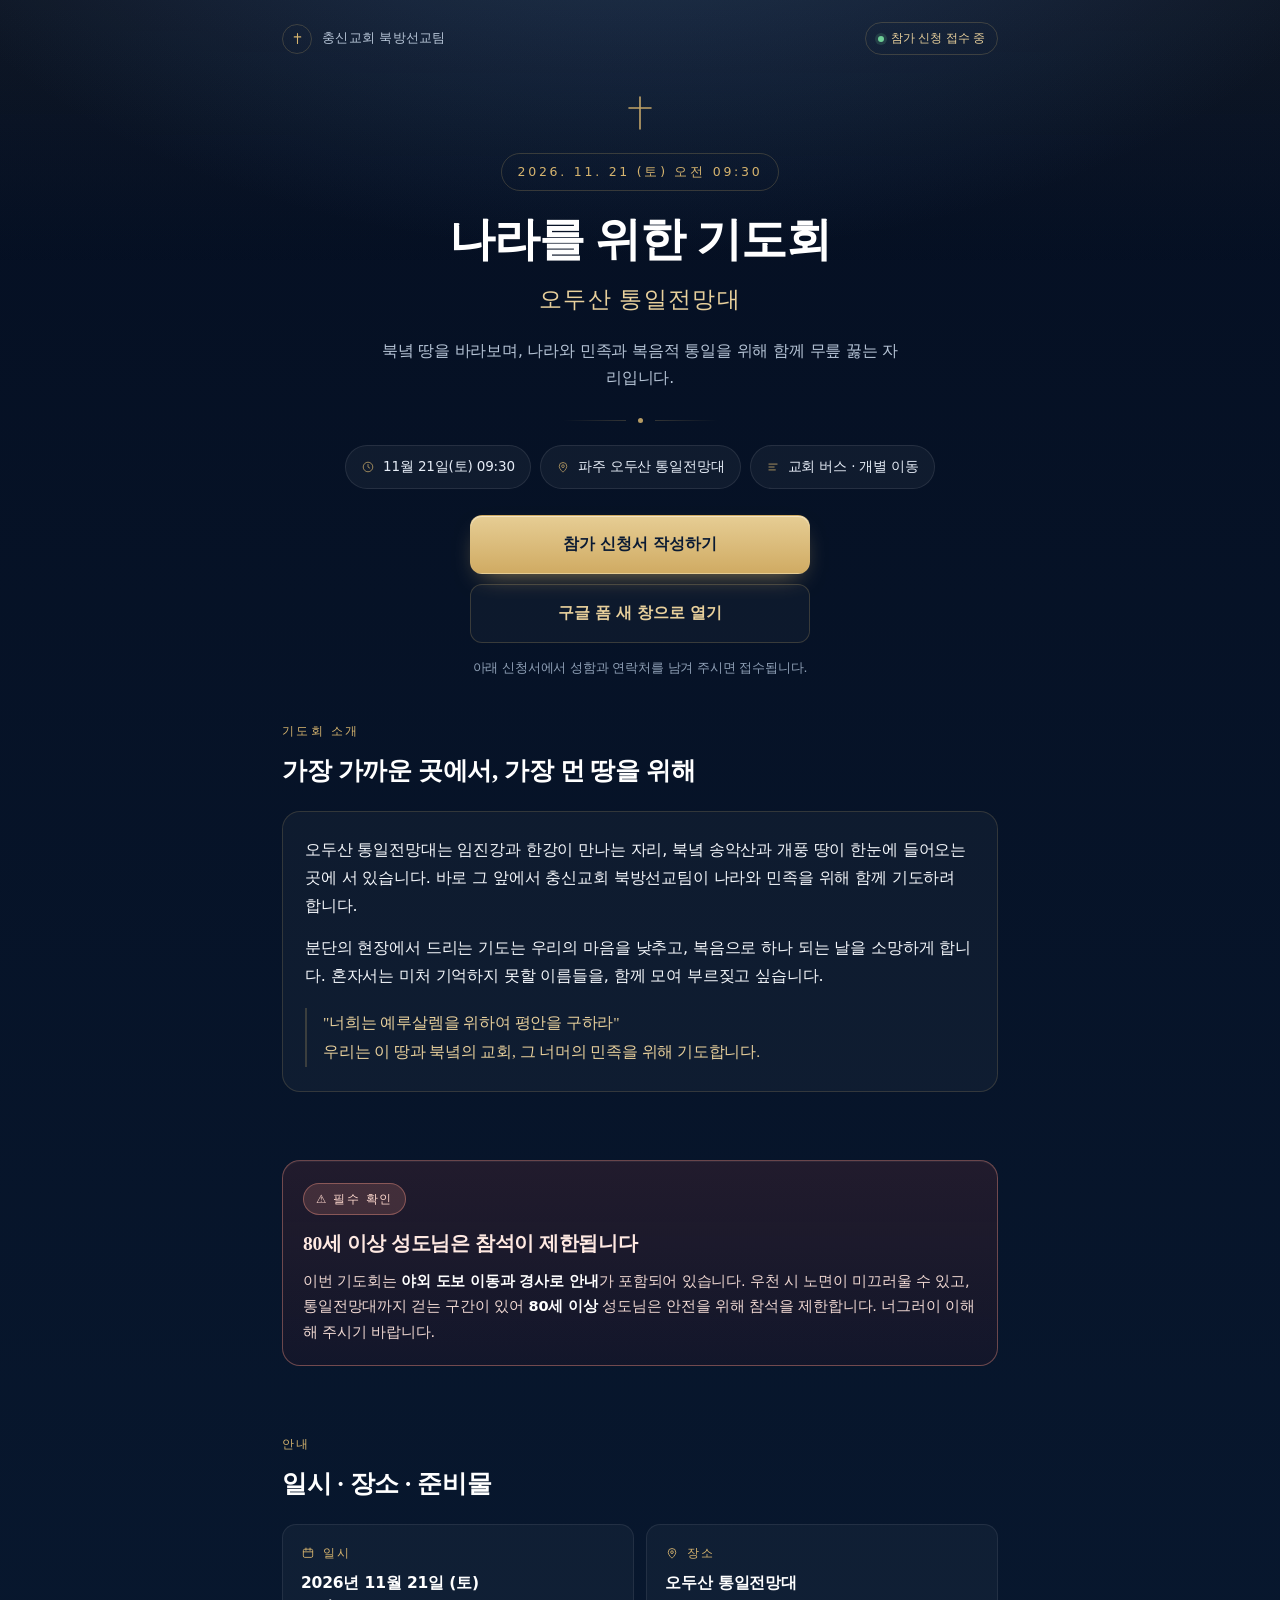
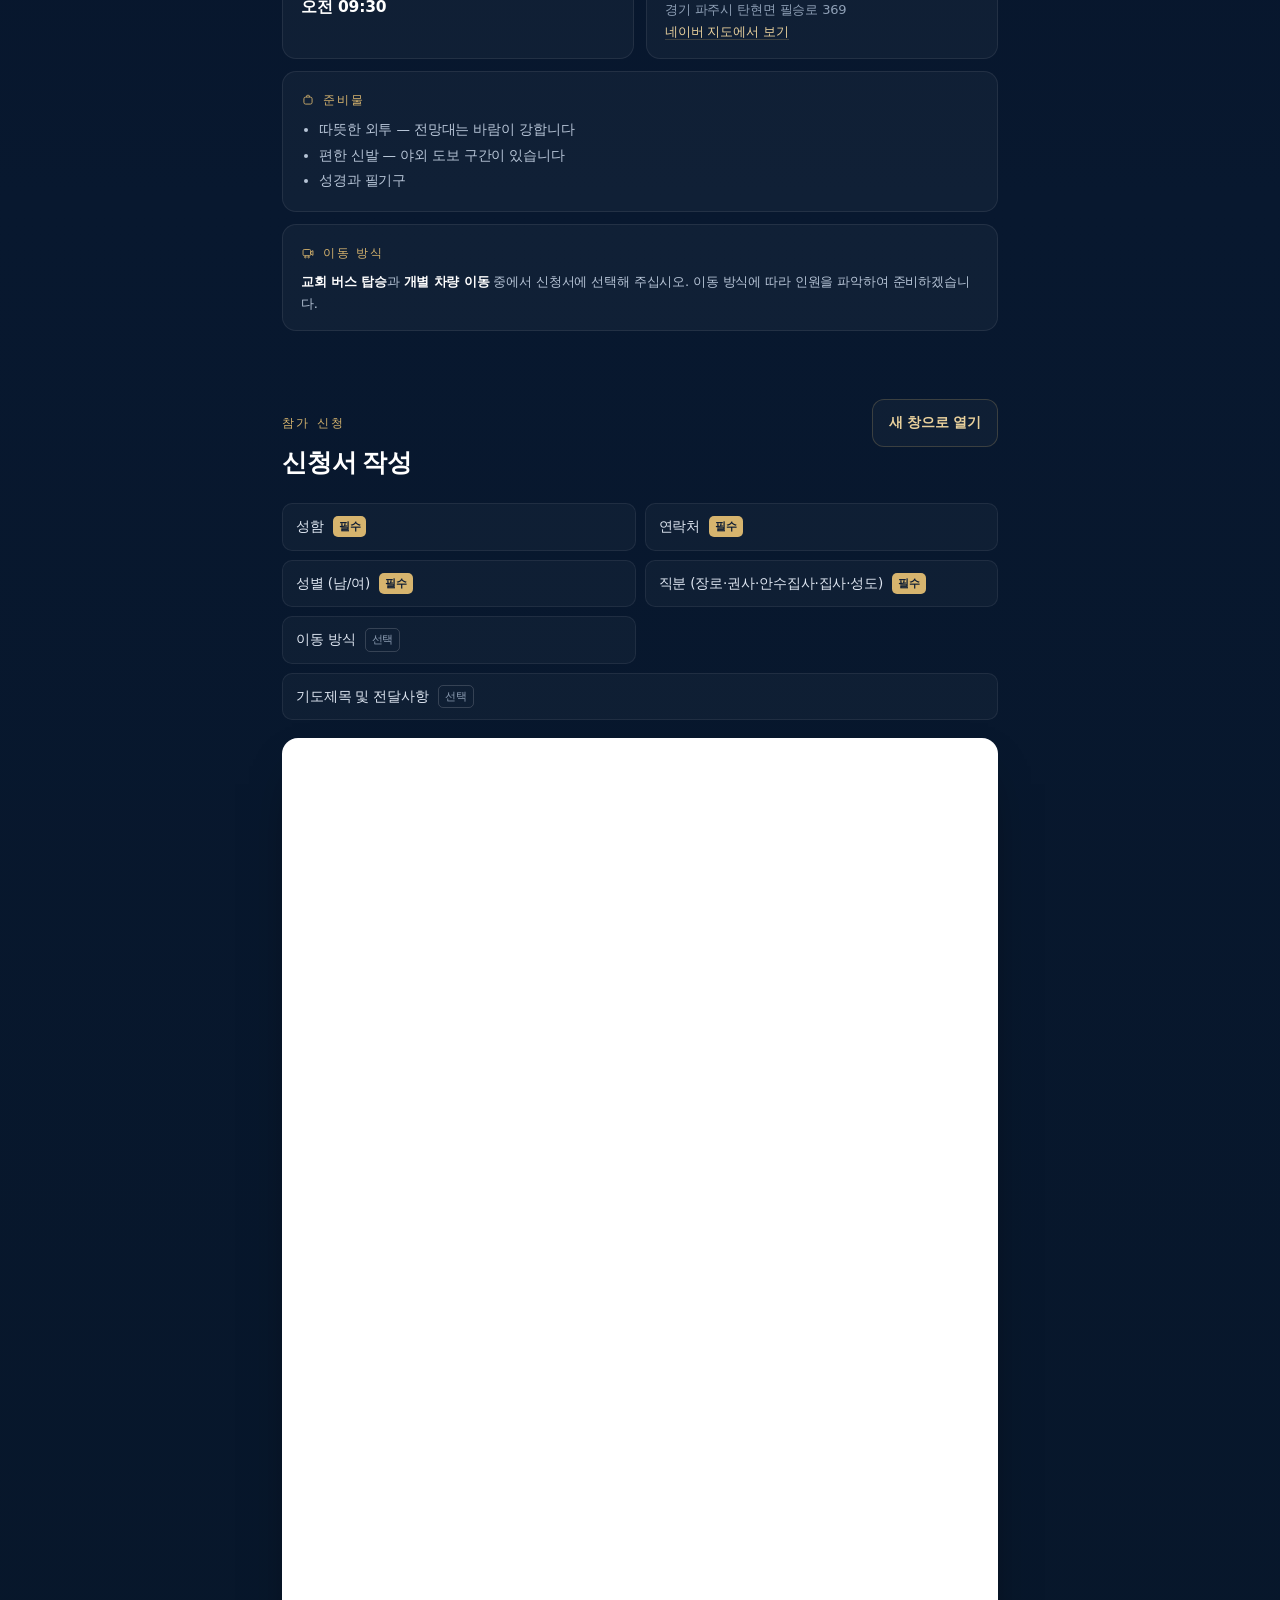
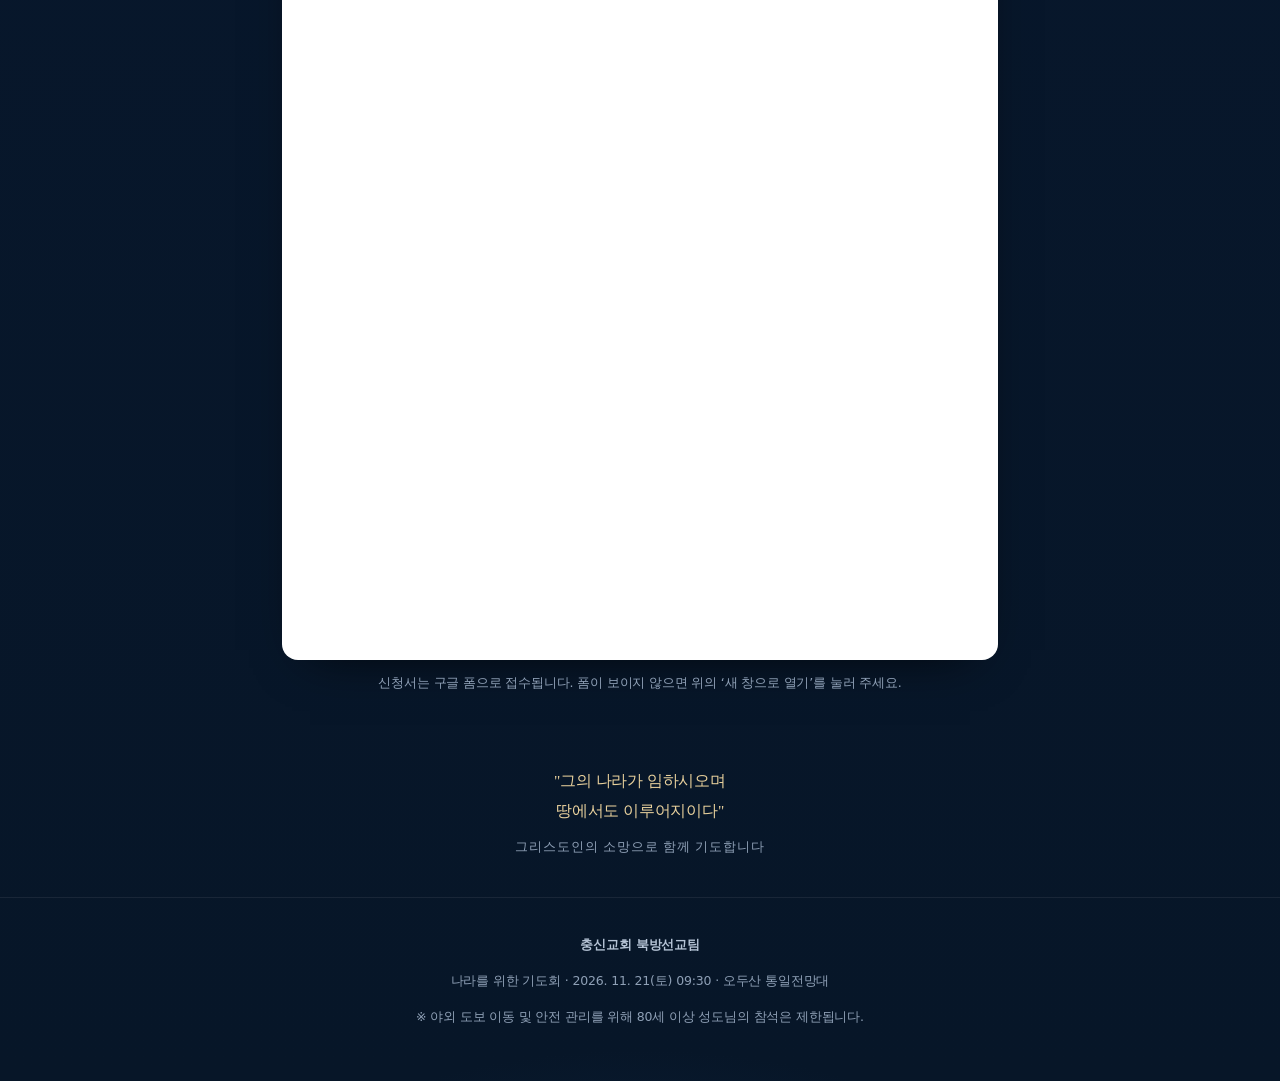
<file: odusan/index.html>
<!DOCTYPE html>
<html lang="ko">
<head>
<meta charset="utf-8">
<meta name="viewport" content="width=device-width, initial-scale=1, viewport-fit=cover">
<title>나라를 위한 기도회 · 오두산 통일전망대 | 충신교회 북방선교팀</title>
<meta name="description" content="2026년 11월 21일(토) 오전 09:30, 오두산 통일전망대에서 나라와 민족을 위해 함께 기도합니다. 참가 신청 접수 중 (80세 이상 참석 제한 안내 포함).">
<meta name="theme-color" content="#0a1a33">
<link rel="canonical" href="https://jesuswithme.github.io/ai-with-me/odusan/">

<!-- 오픈그래프 (카카오톡·문자 링크 미리보기) -->
<meta property="og:type" content="website">
<meta property="og:locale" content="ko_KR">
<meta property="og:site_name" content="충신교회 북방선교팀">
<meta property="og:title" content="나라를 위한 기도회 · 오두산 통일전망대">
<meta property="og:description" content="북녘 땅을 바라보며 나라와 민족을 위해 기도합니다. 참가 신청 접수 중 (80세 이상 참석 제한 안내 포함)">
<meta property="og:image" content="https://jesuswithme.github.io/ai-with-me/odusan/og-image.png">
<meta property="og:image:width" content="1200">
<meta property="og:image:height" content="630">
<meta property="og:image:alt" content="나라와 민족을 위한 기도회 · 오두산 통일전망대 기도회 안내 카드">
<meta property="og:url" content="https://jesuswithme.github.io/ai-with-me/odusan/">
<meta name="twitter:card" content="summary_large_image">
<meta name="twitter:title" content="나라를 위한 기도회 · 오두산 통일전망대">
<meta name="twitter:description" content="북녘 땅을 바라보며 나라와 민족을 위해 기도합니다. 참가 신청 접수 중 (80세 이상 참석 제한 안내 포함)">
<meta name="twitter:image" content="https://jesuswithme.github.io/ai-with-me/odusan/og-image.png">

<style>
  :root{
    --navy-900:#050f22;
    --navy-800:#08182f;
    --navy-700:#0c2240;
    --navy-600:#123055;
    --gold:#d6b46e;
    --gold-soft:#e8d09c;
    --gold-dim:rgba(214,180,110,.22);
    --ink:#f4f7fb;
    --muted:#b6c4d6;
    --muted-dim:#8fa0b6;
    --rose:#c97a74;
    --card:rgba(255,255,255,.035);
    --card-line:rgba(214,180,110,.18);
    --serif:'Noto Serif KR','AppleMyungjo','Nanum Myeongjo','Batang',serif;
    --sans:'Pretendard','Apple SD Gothic Neo','Malgun Gothic','Noto Sans KR',system-ui,-apple-system,sans-serif;
    --wrap:760px;
  }
  *{box-sizing:border-box}
  html{-webkit-text-size-adjust:100%}
  body{
    margin:0;
    background:
      radial-gradient(1100px 620px at 50% -180px, rgba(58,110,175,.36), transparent 70%),
      radial-gradient(760px 520px at 50% 108%, rgba(24,58,100,.5), transparent 72%),
      linear-gradient(180deg,var(--navy-900) 0%, var(--navy-800) 42%, #071628 100%);
    color:var(--ink);
    font-family:var(--sans);
    font-size:16px;
    line-height:1.75;
    letter-spacing:-.01em;
    -webkit-font-smoothing:antialiased;
    min-height:100vh;
  }
  body::before{
    content:"";
    position:fixed; inset:0;
    background:linear-gradient(180deg, rgba(214,180,110,.05), transparent 30%);
    pointer-events:none;
  }
  .wrap{width:100%; max-width:var(--wrap); margin:0 auto; padding:0 22px; position:relative}

  /* ── 머리말 ── */
  .site-header{padding:22px 0 6px}
  .site-header .wrap{display:flex; align-items:center; justify-content:space-between; gap:12px}
  .brand{display:flex; align-items:center; gap:10px; font-size:13px; color:var(--muted); letter-spacing:.02em}
  .brand .mark{
    width:30px; height:30px; border:1px solid var(--gold-dim); border-radius:50%;
    display:grid; place-items:center; flex:0 0 auto;
  }
  .brand .mark svg{width:13px; height:13px; display:block}
  .status{
    display:inline-flex; align-items:center; gap:7px; font-size:12px; color:var(--gold-soft);
    border:1px solid var(--gold-dim); border-radius:999px; padding:5px 12px; white-space:nowrap;
  }
  .status .dot{width:6px; height:6px; border-radius:50%; background:#6fcf97; box-shadow:0 0 0 3px rgba(111,207,151,.16)}

  /* ── 히어로 ── */
  .hero{text-align:center; padding:30px 0 8px}
  .hero .cross{width:44px; height:44px; margin:0 auto 18px; display:block; opacity:.9}
  .eyebrow{
    display:inline-block; font-size:12.5px; letter-spacing:.22em; color:var(--gold);
    border:1px solid var(--gold-dim); border-radius:999px; padding:7px 16px; margin:0 0 20px;
  }
  h1{
    font-family:var(--serif); font-weight:600; font-size:clamp(31px,8.2vw,46px);
    line-height:1.28; margin:0 0 10px; letter-spacing:-.02em; color:#fff;
  }
  .hero .place{
    font-family:var(--serif); font-size:clamp(18px,4.8vw,23px); color:var(--gold-soft);
    margin:0 0 18px; letter-spacing:.06em;
  }
  .hero .lede{margin:0 auto; max-width:34em; color:var(--muted); font-size:15.5px}
  .rule{display:flex; align-items:center; justify-content:center; gap:12px; margin:26px 0 22px}
  .rule i{display:block; height:1px; width:64px; background:linear-gradient(90deg,transparent,var(--gold-dim))}
  .rule i:last-child{background:linear-gradient(90deg,var(--gold-dim),transparent)}
  .rule b{width:5px; height:5px; border-radius:50%; background:var(--gold); opacity:.85}

  .chips{display:flex; flex-wrap:wrap; gap:9px; justify-content:center; margin:0 0 26px}
  .chip{
    display:inline-flex; align-items:center; gap:8px; font-size:13.5px; color:#e6edf7;
    background:rgba(255,255,255,.045); border:1px solid rgba(255,255,255,.09);
    border-radius:999px; padding:9px 15px;
  }
  .chip svg{width:14px; height:14px; flex:0 0 auto; opacity:.8}

  .cta{display:flex; flex-direction:column; gap:10px; align-items:stretch; max-width:340px; margin:0 auto}
  .btn{
    display:inline-flex; align-items:center; justify-content:center; gap:9px;
    font-family:var(--sans); font-size:15.5px; font-weight:600; letter-spacing:-.01em;
    padding:15px 22px; border-radius:12px; text-decoration:none; cursor:pointer;
    border:1px solid transparent; transition:transform .18s ease, box-shadow .18s ease, background .18s ease;
    -webkit-tap-highlight-color:transparent;
  }
  .btn-primary{
    color:#0a1a33;
    background:linear-gradient(180deg,#e6cd94,#d0ab63);
    box-shadow:0 10px 26px -12px rgba(214,180,110,.75), inset 0 1px 0 rgba(255,255,255,.45);
  }
  .btn-primary:active{transform:translateY(1px)}
  .btn-ghost{
    color:var(--gold-soft); background:rgba(255,255,255,.03);
    border-color:var(--gold-dim);
  }
  .hero .tiny{margin:14px 0 0; font-size:12.5px; color:var(--muted-dim)}

  /* ── 공통 섹션 ── */
  section{padding:34px 0}
  .sec-head{margin:0 0 18px}
  .sec-head .kicker{
    font-size:11.5px; letter-spacing:.2em; color:var(--gold); text-transform:uppercase;
    display:block; margin:0 0 8px;
  }
  .sec-head h2{
    font-family:var(--serif); font-weight:600; font-size:clamp(21px,5vw,25px);
    margin:0; color:#fff; letter-spacing:-.01em;
  }
  .card{
    background:var(--card); border:1px solid var(--card-line); border-radius:18px;
    padding:24px 22px;
  }
  .quote{
    border-left:2px solid var(--gold-dim); padding-left:16px; margin:18px 0 0;
    font-family:var(--serif); color:var(--gold-soft); font-size:15.5px; line-height:1.9;
  }

  /* ── 참석 제한 경고 ── */
  .warn{
    position:relative; border-radius:18px; padding:22px 20px 20px;
    background:linear-gradient(180deg, rgba(176,64,58,.16), rgba(120,32,34,.10));
    border:1px solid rgba(226,138,124,.42);
    box-shadow:inset 0 1px 0 rgba(255,255,255,.05);
  }
  .warn .badge{
    display:inline-flex; align-items:center; gap:7px; font-size:11.5px; letter-spacing:.14em;
    color:#ffd9cf; background:rgba(226,138,124,.18); border:1px solid rgba(226,138,124,.45);
    border-radius:999px; padding:5px 12px; margin-bottom:12px;
  }
  .warn h3{
    font-family:var(--serif); font-size:clamp(17px,4.6vw,19.5px); margin:0 0 8px; color:#ffe9e2;
    letter-spacing:-.01em;
  }
  .warn p{margin:0; font-size:14.5px; color:#f0d8d2}
  .warn strong{color:#fff; font-weight:600}

  /* ── 안내 정보 ── */
  .facts{display:grid; gap:12px}
  @media (min-width:620px){ .facts{grid-template-columns:1fr 1fr} }
  .fact{
    background:var(--card); border:1px solid rgba(255,255,255,.08); border-radius:14px;
    padding:18px 18px 16px;
  }
  .fact .label{
    display:flex; align-items:center; gap:8px; font-size:11.5px; letter-spacing:.16em;
    color:var(--gold); margin:0 0 8px;
  }
  .fact .label svg{width:14px; height:14px}
  .fact .value{font-size:15.5px; color:#fff; font-weight:600; margin:0 0 4px; line-height:1.55}
  .fact .sub{font-size:13px; color:var(--muted-dim); margin:0; line-height:1.65}
  .fact.wide{grid-column:1 / -1}
  .fact a{color:var(--gold-soft); text-decoration:none; border-bottom:1px solid var(--gold-dim)}
  .fact ul{margin:6px 0 0; padding-left:18px; color:var(--muted); font-size:13.5px}
  .fact li{margin:2px 0}

  /* ── 신청 ── */
  .apply-head{display:flex; align-items:baseline; justify-content:space-between; gap:14px; flex-wrap:wrap}
  .fields{
    list-style:none; margin:0 0 18px; padding:0; display:grid; gap:9px;
  }
  @media (min-width:560px){ .fields{grid-template-columns:1fr 1fr} .fields li.span2{grid-column:1 / -1} }
  .fields li{
    display:flex; align-items:center; gap:9px; font-size:13.5px; color:#dfe7f2;
    background:rgba(255,255,255,.03); border:1px solid rgba(255,255,255,.07);
    border-radius:10px; padding:11px 13px;
  }
  .fields .req{font-size:11px; color:#0a1a33; background:var(--gold); border-radius:5px; padding:1px 6px; font-weight:700}
  .fields .opt{font-size:11px; color:var(--muted-dim); border:1px solid rgba(255,255,255,.16); border-radius:5px; padding:1px 6px}

  .embed{
    background:#fff; border-radius:16px; overflow:hidden; border:1px solid rgba(255,255,255,.12);
    box-shadow:0 18px 50px -28px rgba(0,0,0,.9);
  }
  .embed iframe{display:block; width:100%; border:0; height:1520px; background:#fff}
  @media (max-width:520px){ .embed iframe{height:1980px} }
  .embed-fallback{
    display:none; padding:18px; color:#14243c; font-size:14px; background:#f6f8fb; text-align:center;
  }
  .embed-note{font-size:12.5px; color:var(--muted-dim); margin:12px 0 0; text-align:center}

  /* ── 맺음 ── */
  .closing{text-align:center; padding:38px 0 12px}
  .closing .verse{
    font-family:var(--serif); font-size:15.5px; color:var(--gold-soft); line-height:1.95;
    margin:0 auto; max-width:30em;
  }
  .closing .ref{display:block; margin-top:8px; font-size:12.5px; color:var(--muted-dim); letter-spacing:.08em}

  footer{
    margin-top:26px; padding:22px 0 40px; border-top:1px solid rgba(255,255,255,.07);
    text-align:center; font-size:12.5px; color:var(--muted-dim); line-height:1.9;
  }
  footer .org{color:var(--muted); font-weight:600}
  footer a{color:var(--muted); text-decoration:none; border-bottom:1px solid rgba(255,255,255,.14)}

  /* 등장 애니메이션 */
  .reveal{opacity:0; transform:translateY(14px); transition:opacity .6s ease, transform .6s ease}
  .reveal.in{opacity:1; transform:none}
  @media (prefers-reduced-motion:reduce){
    .reveal{opacity:1; transform:none; transition:none}
    .btn{transition:none}
  }
  :focus-visible{outline:2px solid var(--gold); outline-offset:3px; border-radius:8px}
</style>
</head>
<body>

<header class="site-header">
  <div class="wrap">
    <div class="brand">
      <span class="mark" aria-hidden="true">
        <svg viewBox="0 0 24 24" fill="none"><path d="M12 3v18M6 9h12" stroke="#d6b46e" stroke-width="2" stroke-linecap="round"/></svg>
      </span>
      <span>충신교회 북방선교팀</span>
    </div>
    <span class="status"><span class="dot" aria-hidden="true"></span>참가 신청 접수 중</span>
  </div>
</header>

<main>
  <!-- 히어로 -->
  <section class="hero">
    <div class="wrap">
      <svg class="cross" viewBox="0 0 44 44" fill="none" aria-hidden="true">
        <path d="M22 6v32M11 17h22" stroke="#d6b46e" stroke-width="1.6" stroke-linecap="round"/>
      </svg>
      <span class="eyebrow">2026. 11. 21 (토) 오전 09:30</span>
      <h1>나라를 위한 기도회</h1>
      <p class="place">오두산 통일전망대</p>
      <p class="lede">북녘 땅을 바라보며, 나라와 민족과 복음적 통일을 위해 함께 무릎 꿇는 자리입니다.</p>

      <div class="rule" aria-hidden="true"><i></i><b></b><i></i></div>

      <div class="chips">
        <span class="chip">
          <svg viewBox="0 0 24 24" fill="none" aria-hidden="true"><circle cx="12" cy="12" r="8.2" stroke="#d6b46e" stroke-width="1.5"/><path d="M12 7.6V12l3 1.9" stroke="#d6b46e" stroke-width="1.5" stroke-linecap="round"/></svg>
          11월 21일(토) 09:30
        </span>
        <span class="chip">
          <svg viewBox="0 0 24 24" fill="none" aria-hidden="true"><path d="M12 21s6.5-5.6 6.5-10.2A6.5 6.5 0 0 0 5.5 10.8C5.5 15.4 12 21 12 21Z" stroke="#d6b46e" stroke-width="1.5"/><circle cx="12" cy="10.6" r="2.3" stroke="#d6b46e" stroke-width="1.5"/></svg>
          파주 오두산 통일전망대
        </span>
        <span class="chip">
          <svg viewBox="0 0 24 24" fill="none" aria-hidden="true"><path d="M5 7h14M5 12h9M5 17h11" stroke="#d6b46e" stroke-width="1.6" stroke-linecap="round"/></svg>
          교회 버스 · 개별 이동
        </span>
      </div>

      <div class="cta">
        <a class="btn btn-primary" href="#apply">참가 신청서 작성하기</a>
        <a class="btn btn-ghost" href="https://docs.google.com/forms/d/e/1FAIpQLSdmhwuj6tdrr-N_p2-fJ04pNZpjCdiQ34-Pu7zsP1_5Qyu6VQ/viewform" target="_blank" rel="noopener">구글 폼 새 창으로 열기</a>
      </div>
      <p class="tiny">아래 신청서에서 성함과 연락처를 남겨 주시면 접수됩니다.</p>
    </div>
  </section>

  <!-- 소개 -->
  <section class="reveal">
    <div class="wrap">
      <div class="sec-head">
        <span class="kicker">기도회 소개</span>
        <h2>가장 가까운 곳에서, 가장 먼 땅을 위해</h2>
      </div>
      <div class="card">
        <p style="margin:0">오두산 통일전망대는 임진강과 한강이 만나는 자리, 북녘 송악산과 개풍 땅이 한눈에 들어오는 곳에 서 있습니다. 바로 그 앞에서 충신교회 북방선교팀이 나라와 민족을 위해 함께 기도하려 합니다.</p>
        <p style="margin:14px 0 0">분단의 현장에서 드리는 기도는 우리의 마음을 낮추고, 복음으로 하나 되는 날을 소망하게 합니다. 혼자서는 미처 기억하지 못할 이름들을, 함께 모여 부르짖고 싶습니다.</p>
        <blockquote class="quote">"너희는 예루살렘을 위하여 평안을 구하라"<br>우리는 이 땅과 북녘의 교회, 그 너머의 민족을 위해 기도합니다.</blockquote>
      </div>
    </div>
  </section>

  <!-- 참석 제한 -->
  <section class="reveal" id="notice">
    <div class="wrap">
      <div class="warn" role="note">
        <span class="badge">⚠ 필수 확인</span>
        <h3>80세 이상 성도님은 참석이 제한됩니다</h3>
        <p>이번 기도회는 <strong>야외 도보 이동과 경사로 안내</strong>가 포함되어 있습니다. 우천 시 노면이 미끄러울 수 있고, 통일전망대까지 걷는 구간이 있어 <strong>80세 이상</strong> 성도님은 안전을 위해 참석을 제한합니다. 너그러이 이해해 주시기 바랍니다.</p>
      </div>
    </div>
  </section>

  <!-- 안내 -->
  <section class="reveal" id="info">
    <div class="wrap">
      <div class="sec-head">
        <span class="kicker">안내</span>
        <h2>일시 · 장소 · 준비물</h2>
      </div>
      <div class="facts">
        <div class="fact">
          <p class="label">
            <svg viewBox="0 0 24 24" fill="none" aria-hidden="true"><rect x="4" y="5.5" width="16" height="14" rx="2.5" stroke="#d6b46e" stroke-width="1.5"/><path d="M4 10h16M8.5 3.5v4M15.5 3.5v4" stroke="#d6b46e" stroke-width="1.5" stroke-linecap="round"/></svg>
            일시
          </p>
          <p class="value">2026년 11월 21일 (토)<br>오전 09:30</p>
        </div>
        <div class="fact">
          <p class="label">
            <svg viewBox="0 0 24 24" fill="none" aria-hidden="true"><path d="M12 21s6.5-5.6 6.5-10.2A6.5 6.5 0 0 0 5.5 10.8C5.5 15.4 12 21 12 21Z" stroke="#d6b46e" stroke-width="1.5"/><circle cx="12" cy="10.6" r="2.3" stroke="#d6b46e" stroke-width="1.5"/></svg>
            장소
          </p>
          <p class="value">오두산 통일전망대</p>
          <p class="sub">경기 파주시 탄현면 필승로 369<br>
            <a href="https://map.naver.com/p/search/%EC%98%A4%EB%91%90%EC%82%B0%20%ED%86%B5%EC%9D%BC%EC%A0%84%EB%A7%9D%EB%8C%80" target="_blank" rel="noopener">네이버 지도에서 보기</a>
          </p>
        </div>
        <div class="fact wide">
          <p class="label">
            <svg viewBox="0 0 24 24" fill="none" aria-hidden="true"><path d="M8 7h8a3 3 0 0 1 3 3v6a3 3 0 0 1-3 3H8a3 3 0 0 1-3-3v-6a3 3 0 0 1 3-3Z" stroke="#d6b46e" stroke-width="1.5"/><path d="M9.5 7V5.5A1.5 1.5 0 0 1 11 4h2a1.5 1.5 0 0 1 1.5 1.5V7" stroke="#d6b46e" stroke-width="1.5"/></svg>
            준비물
          </p>
          <ul>
            <li>따뜻한 외투 — 전망대는 바람이 강합니다</li>
            <li>편한 신발 — 야외 도보 구간이 있습니다</li>
            <li>성경과 필기구</li>
          </ul>
        </div>
        <div class="fact wide">
          <p class="label">
            <svg viewBox="0 0 24 24" fill="none" aria-hidden="true"><rect x="3.5" y="6" width="13" height="10.5" rx="2" stroke="#d6b46e" stroke-width="1.5"/><path d="M16.5 10.5 20.5 8v8l-4-2.5Z" stroke="#d6b46e" stroke-width="1.5"/><circle cx="7.5" cy="19" r="1.4" stroke="#d6b46e" stroke-width="1.5"/><circle cx="13" cy="19" r="1.4" stroke="#d6b46e" stroke-width="1.5"/></svg>
            이동 방식
          </p>
          <p class="sub" style="color:var(--muted)"><strong style="color:#fff">교회 버스 탑승</strong>과 <strong style="color:#fff">개별 차량 이동</strong> 중에서 신청서에 선택해 주십시오. 이동 방식에 따라 인원을 파악하여 준비하겠습니다.</p>
        </div>
      </div>
    </div>
  </section>

  <!-- 신청 -->
  <section class="reveal" id="apply">
    <div class="wrap">
      <div class="sec-head apply-head">
        <div>
          <span class="kicker">참가 신청</span>
          <h2>신청서 작성</h2>
        </div>
        <a class="btn btn-ghost" style="padding:11px 16px;font-size:13.5px" href="https://docs.google.com/forms/d/e/1FAIpQLSdmhwuj6tdrr-N_p2-fJ04pNZpjCdiQ34-Pu7zsP1_5Qyu6VQ/viewform" target="_blank" rel="noopener">새 창으로 열기</a>
      </div>

      <ul class="fields">
        <li>성함 <span class="req">필수</span></li>
        <li>연락처 <span class="req">필수</span></li>
        <li>성별 (남/여) <span class="req">필수</span></li>
        <li>직분 (장로·권사·안수집사·집사·성도) <span class="req">필수</span></li>
        <li>이동 방식 <span class="opt">선택</span></li>
        <li class="span2">기도제목 및 전달사항 <span class="opt">선택</span></li>
      </ul>

      <div class="embed">
        <iframe
          src="https://docs.google.com/forms/d/e/1FAIpQLSdmhwuj6tdrr-N_p2-fJ04pNZpjCdiQ34-Pu7zsP1_5Qyu6VQ/viewform?embedded=true"
          title="나라를 위한 기도회 참가 신청서"
          loading="lazy"
          marginheight="0" marginwidth="0"
          referrerpolicy="no-referrer-when-downgrade"
          allowfullscreen></iframe>
        <div class="embed-fallback" id="embedFallback">
          신청서를 불러오지 못했습니다. 아래 버튼을 눌러 주세요.<br>
          <a class="btn btn-primary" style="margin-top:12px" href="https://docs.google.com/forms/d/e/1FAIpQLSdmhwuj6tdrr-N_p2-fJ04pNZpjCdiQ34-Pu7zsP1_5Qyu6VQ/viewform" target="_blank" rel="noopener">신청서 열기</a>
        </div>
      </div>
      <p class="embed-note">신청서는 구글 폼으로 접수됩니다. 폼이 보이지 않으면 위의 ‘새 창으로 열기’를 눌러 주세요.</p>
    </div>
  </section>

  <!-- 맺음 -->
  <section class="closing reveal">
    <div class="wrap">
      <p class="verse">
        "그의 나라가 임하시오며<br>땅에서도 이루어지이다"
        <span class="ref">그리스도인의 소망으로 함께 기도합니다</span>
      </p>
    </div>
  </section>
</main>

<footer>
  <div class="wrap">
    <p class="org">충신교회 북방선교팀</p>
    <p>나라를 위한 기도회 · 2026. 11. 21(토) 09:30 · 오두산 통일전망대</p>
    <p style="margin-top:6px">※ 야외 도보 이동 및 안전 관리를 위해 80세 이상 성도님의 참석은 제한됩니다.</p>
  </div>
</footer>

<script>
  // 등장 효과
  (function () {
    var items = document.querySelectorAll('.reveal');
    if (!('IntersectionObserver' in window)) {
      items.forEach(function (el) { el.classList.add('in'); });
      return;
    }
    var io = new IntersectionObserver(function (entries) {
      entries.forEach(function (e) {
        if (e.isIntersecting) { e.target.classList.add('in'); io.unobserve(e.target); }
      });
    }, { rootMargin: '0px 0px -8% 0px', threshold: 0.06 });
    items.forEach(function (el) { io.observe(el); });
  })();

  // 구글 폼 iframe을 불러오지 못한 경우 안내로 대체
  (function () {
    var frame = document.querySelector('.embed iframe');
    var fallback = document.getElementById('embedFallback');
    if (!frame || !fallback) return;
    var loaded = false;
    frame.addEventListener('load', function () { loaded = true; });
    setTimeout(function () {
      if (!loaded) {
        frame.style.display = 'none';
        fallback.style.display = 'block';
      }
    }, 9000);
  })();
</script>
</body>
</html>
</file>
